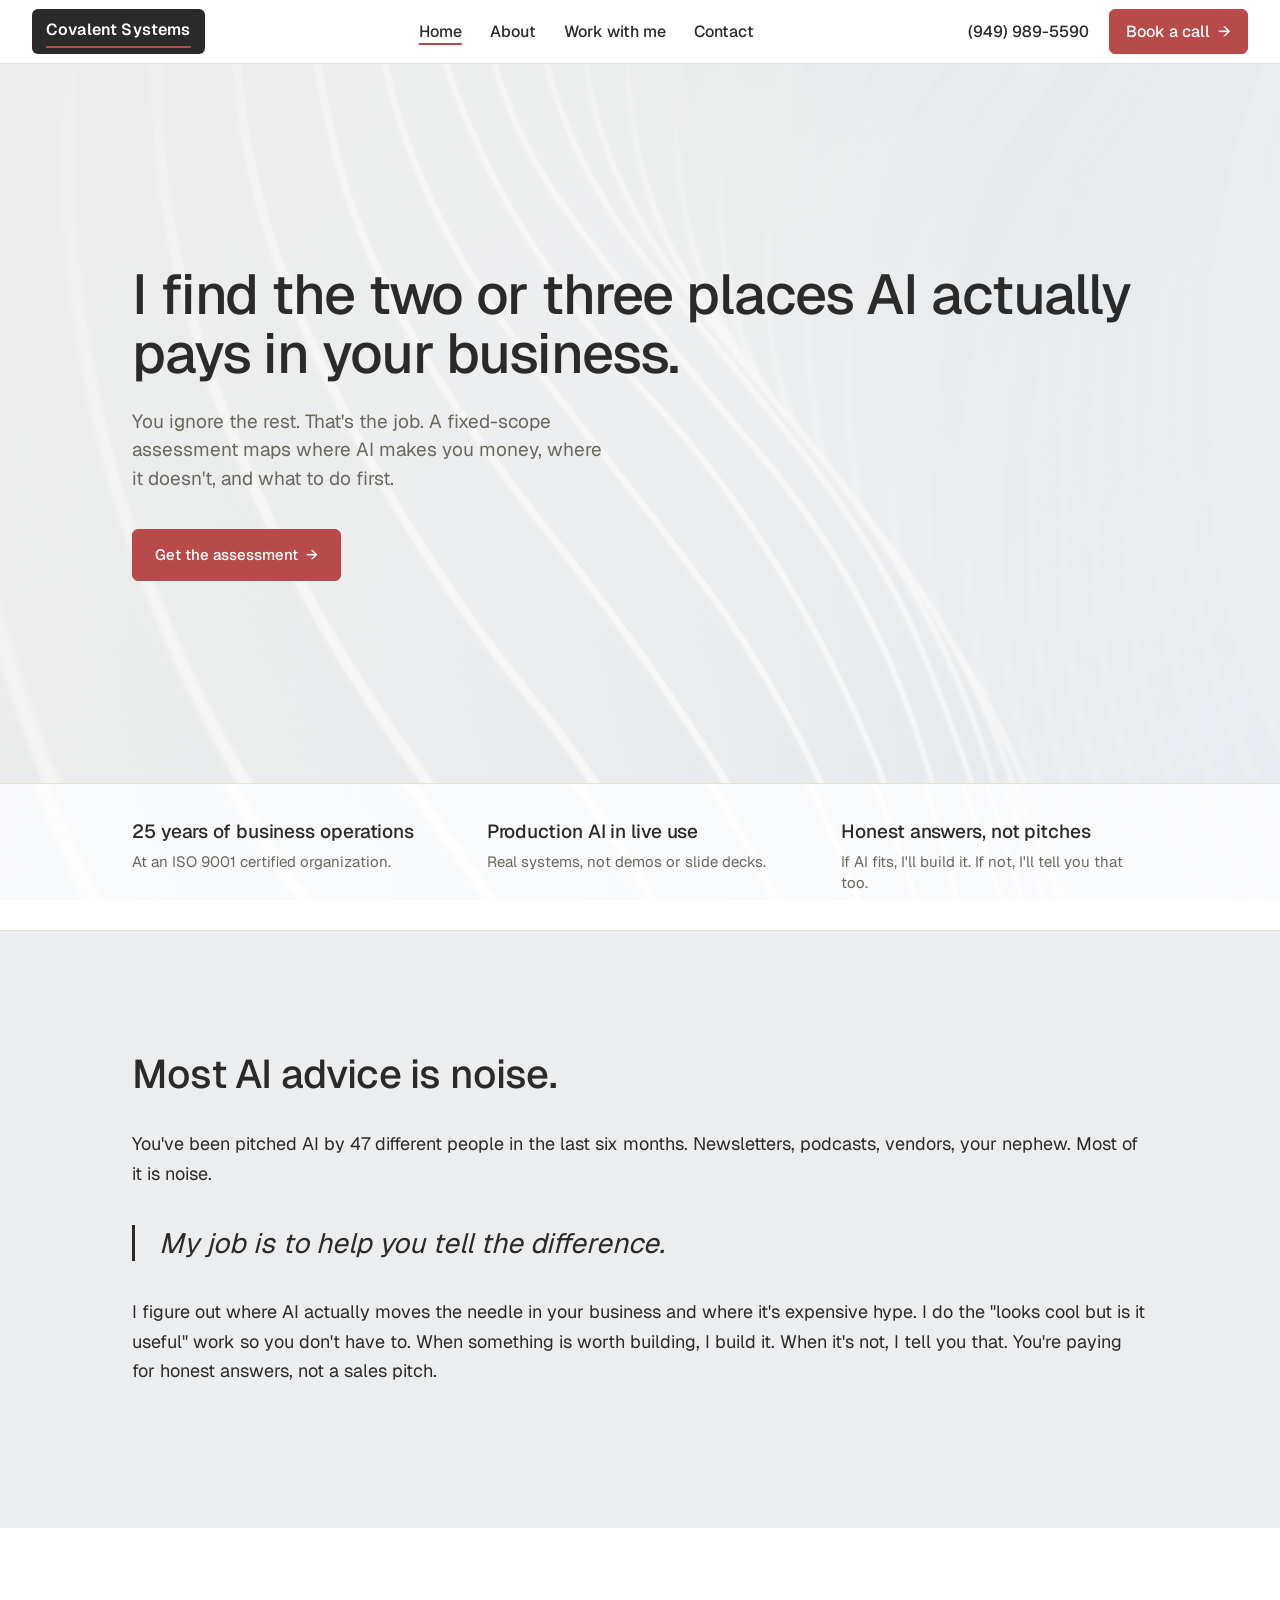
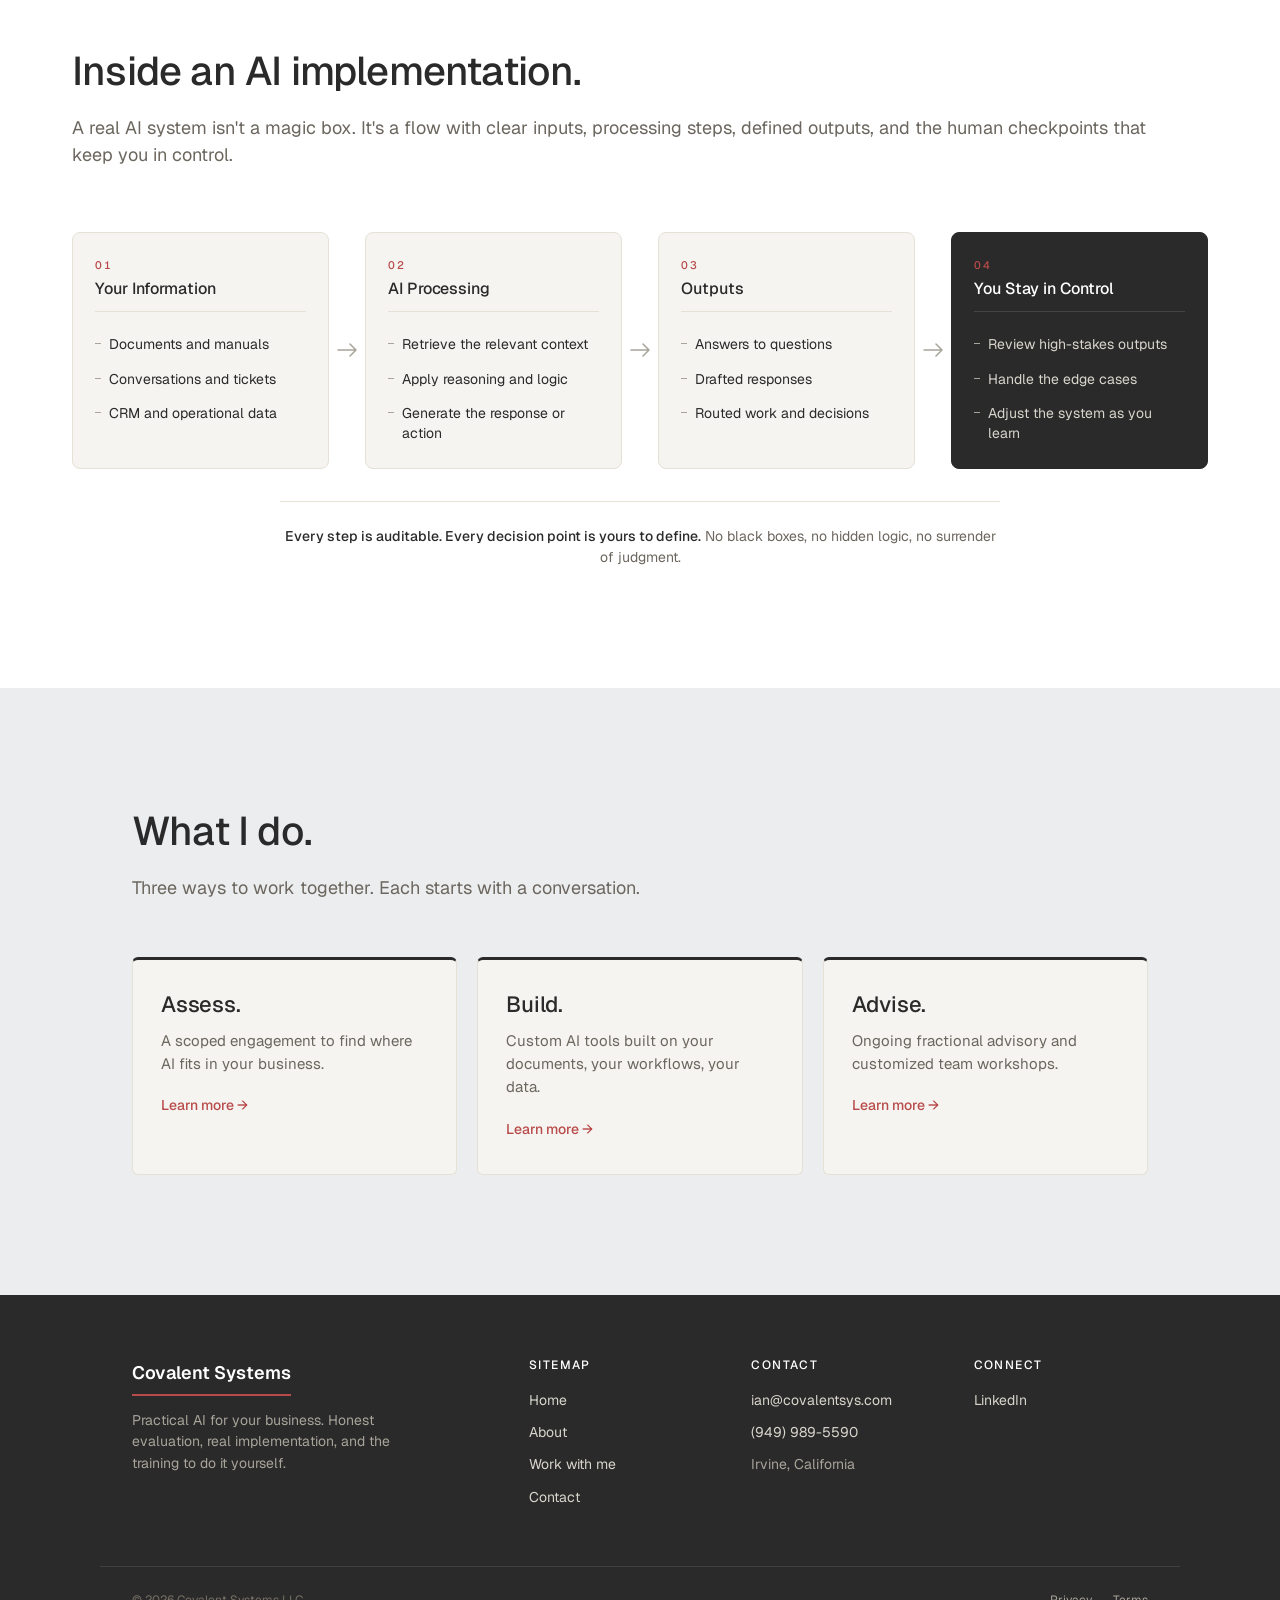
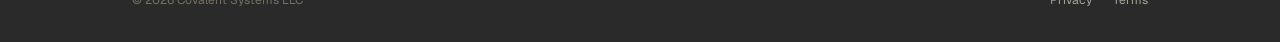
<file: index.html>
<!DOCTYPE html>
<html lang="en">
<head>
<meta charset="UTF-8">
<meta name="viewport" content="width=device-width, initial-scale=1.0">
<title>Practical AI for Your Business | Covalent Systems</title>
<meta name="description" content="Honest evaluation of where AI fits in your business. Practical implementation, no hype. Based in Irvine, California.">

<link rel="preconnect" href="https://fonts.googleapis.com">
<link rel="preconnect" href="https://fonts.gstatic.com" crossorigin>
<link rel="stylesheet" href="styles.css">
<link href="https://fonts.googleapis.com/css2?family=Geist:wght@400;500;600&display=swap" rel="stylesheet">
<link href="https://assets.calendly.com/assets/external/widget.css" rel="stylesheet">

<!-- Cloudflare Web Analytics --><script defer src='https://static.cloudflareinsights.com/beacon.min.js' data-cf-beacon='{"token": "ac67c8d0c0764ef69f0a860fcfaade2c"}'></script><!-- End Cloudflare Web Analytics -->

<script type="application/ld+json">
{
  "@context": "https://schema.org",
  "@type": "ProfessionalService",
  "name": "Covalent Systems",
  "legalName": "Covalent Systems LLC",
  "description": "Practical AI implementation for small and mid-sized businesses. Honest evaluation, real implementation, and training.",
  "url": "https://covalentsys.com",
  "telephone": "+1-949-989-5590",
  "email": "ian@covalentsys.com",
  "founder": {
    "@type": "Person",
    "name": "Ian Read"
  },
  "address": {
    "@type": "PostalAddress",
    "addressLocality": "Irvine",
    "addressRegion": "CA",
    "addressCountry": "US"
  },
  "geo": {
    "@type": "GeoCoordinates",
    "latitude": "33.6846",
    "longitude": "-117.8265"
  },
  "areaServed": [
    "Irvine",
    "Orange County",
    "Los Angeles County",
    "San Diego County",
    "Carlsbad",
    "Southern California",
    "San Francisco",
    "San Francisco Bay Area",
    "United States"
  ]
}
</script>

</head>
<body>

<!-- ===== TOP NAV ===== -->
<nav class="topnav">
  <div class="inner">
    <a href="index.html" class="wordmark">Covalent Systems</a>
    <div class="nav-links">
      <a href="index.html" class="active">Home</a>
      <a href="about.html">About</a>
      <a href="work.html">Work with me</a>
      <a href="contact.html">Contact</a>
    </div>
    <div class="nav-right">
      <a href="tel:+19499895590" class="nav-phone">(949) 989-5590</a>
      <a href="" onclick="Calendly.initPopupWidget({url: 'https://calendly.com/covalentsys/workflow-assessment?primary_color=b84a4a'});return false;" class="btn small">Book a call <span class="arrow">&rarr;</span></a>
    </div>
  </div>
</nav>

<!-- ===== HERO WITH IMAGE ===== -->
<section class="hero">
  <div class="hero-grid">
    <div>
      <h1>I find the two or three places AI actually pays in your business.</h1>
      <p class="sub">You ignore the rest. That's the job. A fixed-scope assessment maps where AI makes you money, where it doesn't, and what to do first.</p>
      <a href="work.html#assess" class="btn">Get the assessment <span class="arrow">&rarr;</span></a>
    </div>   
  </div>
</section>

<!-- ===== STATS STRIP ===== -->
<div class="stats-strip">
  <div class="stats-inner">
    <div class="stat-item">
      <div class="stat-lead">25 years of business operations</div>
      <div class="stat-label">At an ISO 9001 certified organization.</div>
    </div>
    <div class="stat-item">
      <div class="stat-lead">Production AI in live use</div>
      <div class="stat-label">Real systems, not demos or slide decks.</div>
    </div>
    <div class="stat-item">
      <div class="stat-lead">Honest answers, not pitches</div>
      <div class="stat-label">If AI fits, I'll build it. If not, I'll tell you that too.</div>
    </div>
  </div>
</div>

<!-- ===== NARRATIVE ===== -->
<section class="narrative">
  <div class="container">
    <h2>Most AI advice is noise.</h2>
    <p>You've been pitched AI by 47 different people in the last six months. Newsletters, podcasts, vendors, your nephew. Most of it is noise.</p>
    <div class="pull-quote">My job is to help you tell the difference.</div>
    <p>I figure out where AI actually moves the needle in your business and where it's expensive hype. I do the "looks cool but is it useful" work so you don't have to. When something is worth building, I build it. When it's not, I tell you that. You're paying for honest answers, not a sales pitch.</p>
  </div>
</section>

<!-- ===== FLOW DIAGRAM ===== -->
<section class="flow-section">
  <div class="container wide">
    <div class="section-head">
      <h2>Inside an AI implementation.</h2>
      <p class="lead">A real AI system isn't a magic box. It's a flow with clear inputs, processing steps, defined outputs, and the human checkpoints that keep you in control.</p>
    </div>
    <div class="flow-grid">
      <div class="flow-col">
        <div class="col-header">
          <div class="col-num">01</div>
          <div class="col-label">Your Information</div>
        </div>
        <div class="col-item">Documents and manuals</div>
        <div class="col-item">Conversations and tickets</div>
        <div class="col-item">CRM and operational data</div>
      </div>
      <div class="flow-arrow"><svg width="20" height="14" viewBox="0 0 20 14" fill="none"><path d="M1 7H19M19 7L13 1M19 7L13 13" stroke="currentColor" stroke-width="1.5" stroke-linecap="round"/></svg></div>
      <div class="flow-col">
        <div class="col-header">
          <div class="col-num">02</div>
          <div class="col-label">AI Processing</div>
        </div>
        <div class="col-item">Retrieve the relevant context</div>
        <div class="col-item">Apply reasoning and logic</div>
        <div class="col-item">Generate the response or action</div>
      </div>
      <div class="flow-arrow"><svg width="20" height="14" viewBox="0 0 20 14" fill="none"><path d="M1 7H19M19 7L13 1M19 7L13 13" stroke="currentColor" stroke-width="1.5" stroke-linecap="round"/></svg></div>
      <div class="flow-col">
        <div class="col-header">
          <div class="col-num">03</div>
          <div class="col-label">Outputs</div>
        </div>
        <div class="col-item">Answers to questions</div>
        <div class="col-item">Drafted responses</div>
        <div class="col-item">Routed work and decisions</div>
      </div>
      <div class="flow-arrow"><svg width="20" height="14" viewBox="0 0 20 14" fill="none"><path d="M1 7H19M19 7L13 1M19 7L13 13" stroke="currentColor" stroke-width="1.5" stroke-linecap="round"/></svg></div>
      <div class="flow-col human">
        <div class="col-header">
          <div class="col-num">04</div>
          <div class="col-label">You Stay in Control</div>
        </div>
        <div class="col-item">Review high-stakes outputs</div>
        <div class="col-item">Handle the edge cases</div>
        <div class="col-item">Adjust the system as you learn</div>
      </div>
    </div>
    <p class="flow-footer"><strong>Every step is auditable. Every decision point is yours to define.</strong> No black boxes, no hidden logic, no surrender of judgment.</p>
  </div>
</section>

<!-- ===== BRIDGE TO INNER PAGES ===== -->
<section class="bridge">
  <div class="container">
    <div class="section-head">
      <h2>What I do.</h2>
      <p class="lead">Three ways to work together. Each starts with a conversation.</p>
    </div>
    <div class="bridge-grid">
      <a href="work.html#assess" class="bridge-card">
        <h3>Assess.</h3>
        <p>A scoped engagement to find where AI fits in your business.</p>
        <span class="bridge-link">Learn more &rarr;</span>
      </a>
      <a href="work.html#build" class="bridge-card">
        <h3>Build.</h3>
        <p>Custom AI tools built on your documents, your workflows, your data.</p>
        <span class="bridge-link">Learn more &rarr;</span>
      </a>
      <a href="work.html#advise" class="bridge-card">
        <h3>Advise.</h3>
        <p>Ongoing fractional advisory and customized team workshops.</p>
        <span class="bridge-link">Learn more &rarr;</span>
      </a>
    </div>
  </div>
</section>

<!-- ===== FOOTER ===== -->
<footer>
  <div class="footer-grid">
    <div class="footer-brand">
      <div class="wordmark-foot">Covalent Systems</div>
      <p>Practical AI for your business. Honest evaluation, real implementation, and the training to do it yourself.</p>
    </div>
    <div class="footer-col">
      <h4>Sitemap</h4>
      <ul>
        <li><a href="index.html">Home</a></li>
        <li><a href="about.html">About</a></li>
        <li><a href="work.html">Work with me</a></li>
        <li><a href="contact.html">Contact</a></li>
      </ul>
    </div>
    <div class="footer-col">
      <h4>Contact</h4>
      <ul>
        <li><a href="mailto:ian@covalentsys.com">ian@covalentsys.com</a></li>
        <li><a href="tel:+19499895590">(949) 989-5590</a></li>
        <li style="color: #a8a49a;">Irvine, California</li>
      </ul>
    </div>
    <div class="footer-col">
      <h4>Connect</h4>
      <ul>
        <li><a href="https://www.linkedin.com/in/iancovalentsys/" target="_blank" rel="noopener noreferrer">LinkedIn</a></li>
      </ul>
    </div>
  </div>
  <div class="footer-bottom">
    <div>&copy; 2026 Covalent Systems LLC</div>
    <div class="legal">
      <a href="privacy-policy.html">Privacy</a>
      <a href="terms.html">Terms</a>
    </div>
  </div>
</footer>

<script src="https://assets.calendly.com/assets/external/widget.js" type="text/javascript" async></script>

<script>
  document.addEventListener('DOMContentLoaded', function() {
    const form = document.getElementById('contact-form');
    if (!form) return;

    const button = form.querySelector('button[type="submit"]');
    const messageEl = document.getElementById('form-message');
    const originalButtonHTML = button.innerHTML;

    function showSuccess() {
      form.querySelectorAll('.field, .hp-field, button').forEach(el => {
        el.style.display = 'none';
      });
      messageEl.className = 'form-message success';
      messageEl.textContent = "Thanks, I'll get back to you within 24 hours.";
    }

    function showError(text) {
      messageEl.className = 'form-message error';
      messageEl.textContent = text;
    }

    form.addEventListener('submit', async function(e) {
      e.preventDefault();

      // Honeypot check: silent success if filled
      if (form.querySelector('input[name="website"]').value) {
        showSuccess();
        return;
      }

      const firstName = form.firstName.value.trim();
      const lastName = form.lastName.value.trim();
      const email = form.email.value.trim();
      const message = form.message.value.trim();

      if (!firstName || !lastName || !email || !message) {
        showError('Please fill in all fields.');
        return;
      }
      if (!/^[^\s@]+@[^\s@]+\.[^\s@]+$/.test(email)) {
        showError('Please enter a valid email address.');
        return;
      }

      button.disabled = true;
      button.textContent = 'Sending...';
      messageEl.className = 'form-message';
      messageEl.textContent = '';

      try {
        const response = await fetch('https://ircem.app.n8n.cloud/webhook/contact-form', {
          method: 'POST',
          headers: { 'Content-Type': 'application/json' },
          body: JSON.stringify({ firstName, lastName, email, message })
        });

        if (!response.ok) throw new Error('Network response was not ok');

        showSuccess();
      } catch (err) {
        showError('Something went wrong. Please try again or email me directly.');
        button.disabled = false;
        button.innerHTML = originalButtonHTML;
      }
    });
  });
  </script>
  
</body>
</html>
</file>
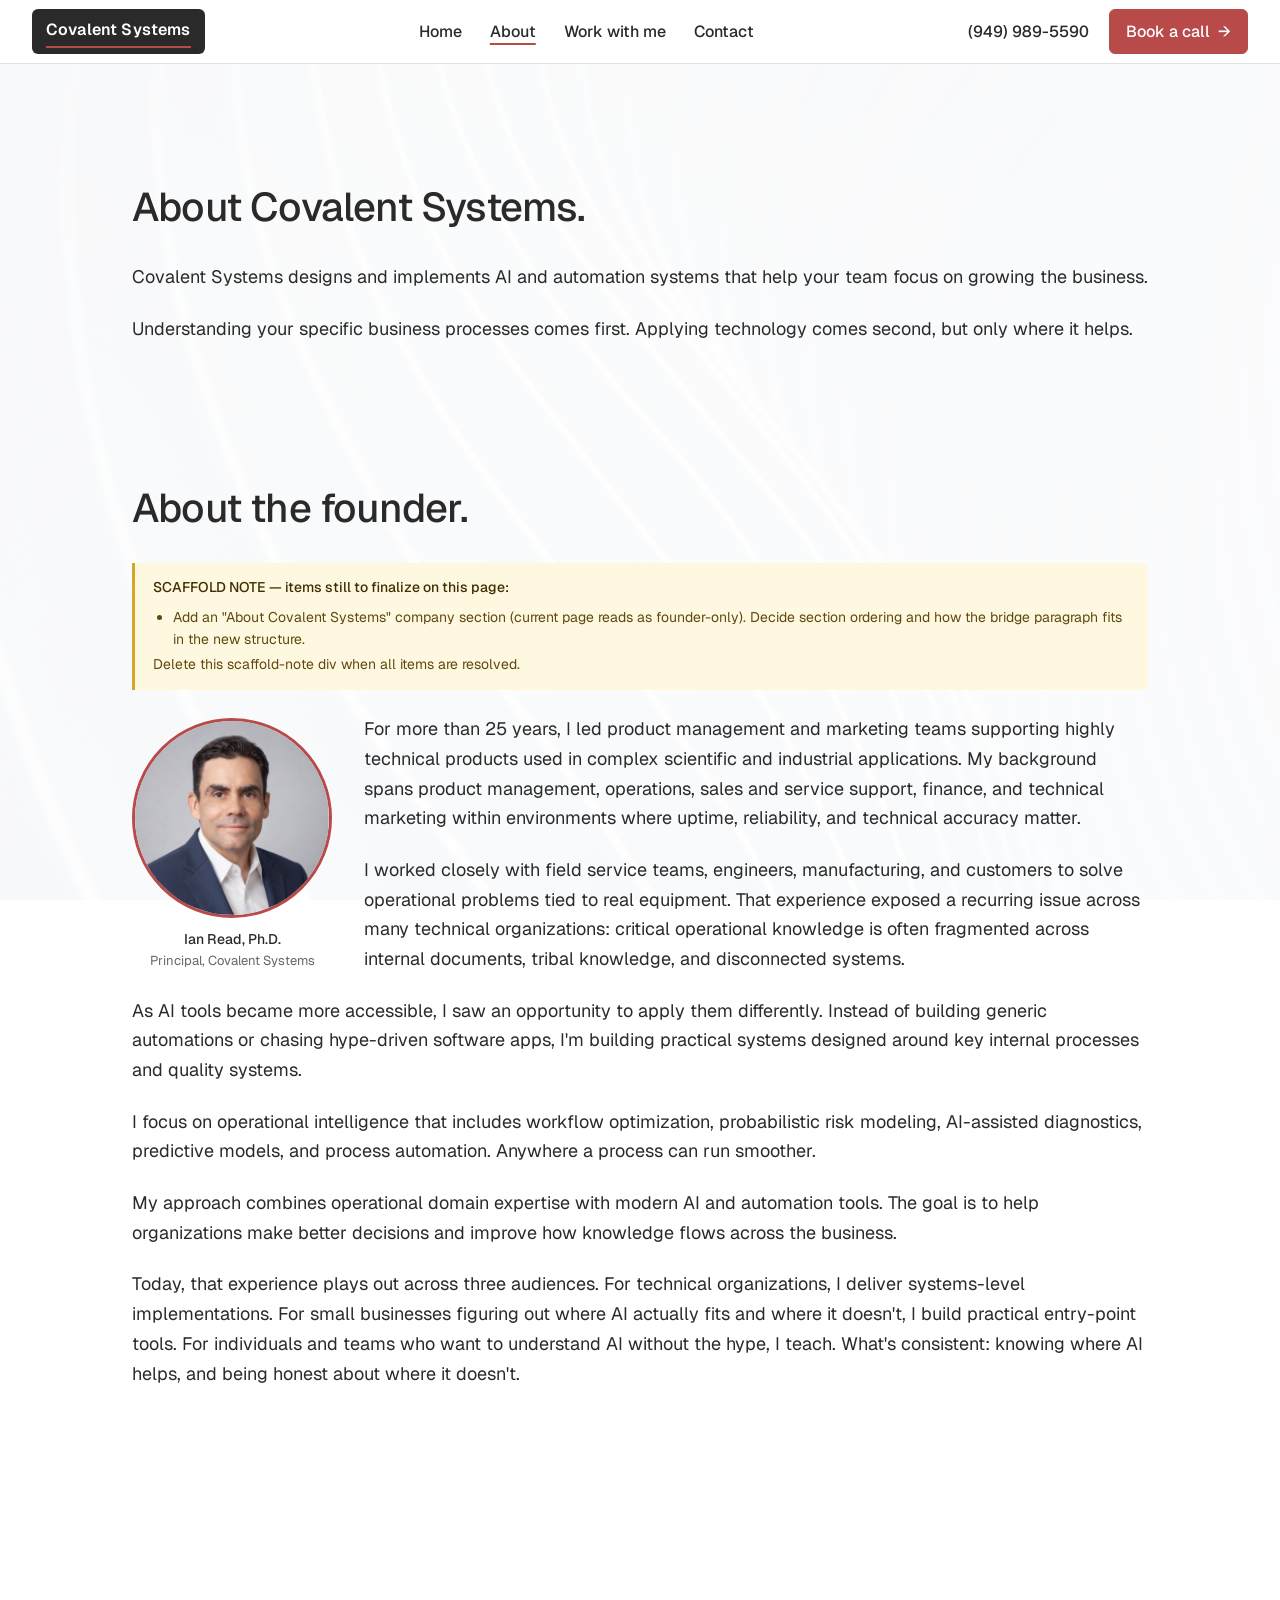
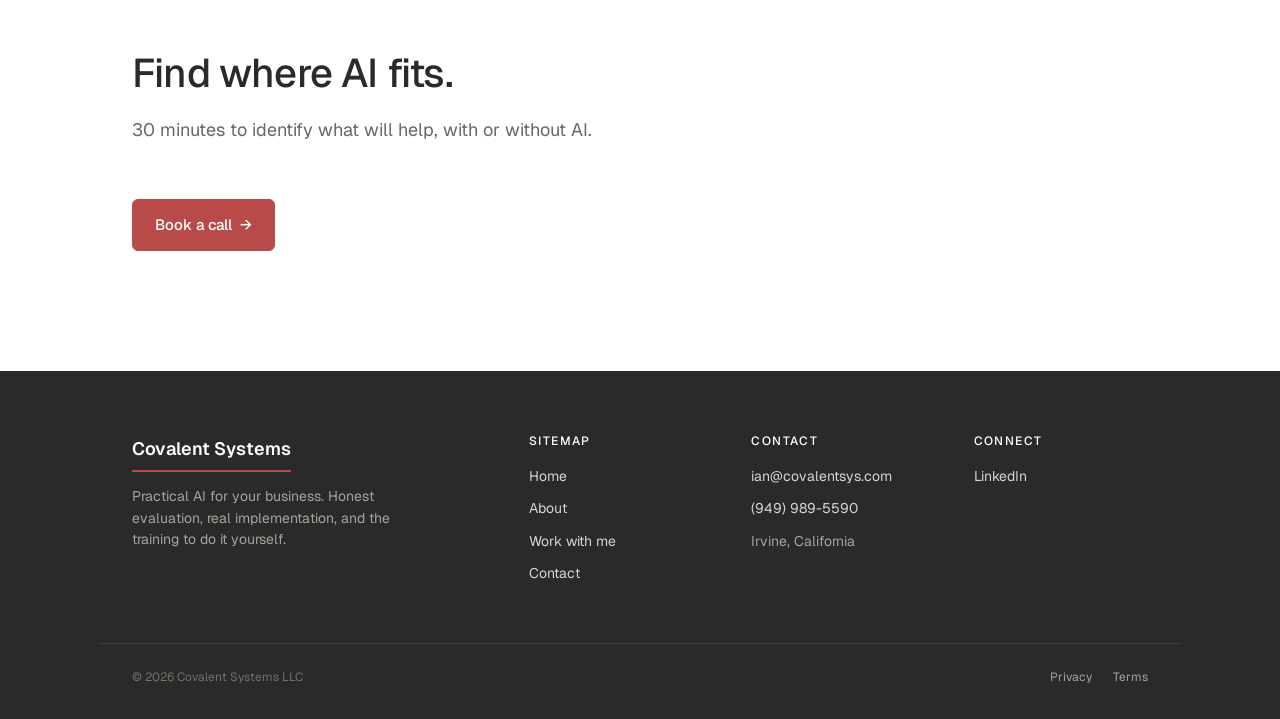
<file: about.html>
<!DOCTYPE html>
<html lang="en">
<head>
<meta charset="UTF-8">
<meta name="viewport" content="width=device-width, initial-scale=1.0">
<title>About | Covalent Systems</title>
<meta name="description" content="Ian Read, founder of Covalent Systems. 25 years in technical product management and marketing, applied to practical AI implementation.">

<link rel="preconnect" href="https://fonts.googleapis.com">
<link rel="preconnect" href="https://fonts.gstatic.com" crossorigin>
<link rel="stylesheet" href="styles.css">
<link href="https://fonts.googleapis.com/css2?family=Geist:wght@400;500;600&display=swap" rel="stylesheet">
<link href="https://assets.calendly.com/assets/external/widget.css" rel="stylesheet">

<!-- Cloudflare Web Analytics --><script defer src='https://static.cloudflareinsights.com/beacon.min.js' data-cf-beacon='{"token": "ac67c8d0c0764ef69f0a860fcfaade2c"}'></script><!-- End Cloudflare Web Analytics -->

<script type="application/ld+json">
{
  "@context": "https://schema.org",
  "@type": "ProfessionalService",
  "name": "Covalent Systems",
  "legalName": "Covalent Systems LLC",
  "description": "Practical AI implementation for small and mid-sized businesses. Honest evaluation, real implementation, and training.",
  "url": "https://covalentsys.com",
  "telephone": "+1-949-989-5590",
  "email": "ian@covalentsys.com",
  "founder": {
    "@type": "Person",
    "name": "Ian Read"
  },
  "address": {
    "@type": "PostalAddress",
    "addressLocality": "Irvine",
    "addressRegion": "CA",
    "addressCountry": "US"
  },
  "geo": {
    "@type": "GeoCoordinates",
    "latitude": "33.6846",
    "longitude": "-117.8265"
  },
  "areaServed": [
    "Irvine",
    "Orange County",
    "Los Angeles County",
    "San Diego County",
    "Carlsbad",
    "Southern California",
    "San Francisco",
    "San Francisco Bay Area",
    "United States"
  ]
}
</script>

</head>
<body class="inner-page">

<!-- ===== TOP NAV ===== -->
<nav class="topnav">
  <div class="inner">
    <a href="index.html" class="wordmark">Covalent Systems</a>
    <div class="nav-links">
      <a href="index.html">Home</a>
      <a href="about.html" class="active">About</a>
      <a href="work.html">Work with me</a>
      <a href="contact.html">Contact</a>
    </div>
    <div class="nav-right">
      <a href="tel:+19499895590" class="nav-phone">(949) 989-5590</a>
      <a href="" onclick="Calendly.initPopupWidget({url: 'https://calendly.com/covalentsys/workflow-assessment?primary_color=b84a4a'});return false;" class="btn small">Book a call <span class="arrow">&rarr;</span></a>
    </div>
  </div>
</nav>

<!-- ===== ABOUT COVALENT SYSTEMS ===== -->
<section class="narrative">
  <div class="container">
    <h2>About Covalent Systems.</h2>
    <p>Covalent Systems designs and implements AI and automation systems that help your team focus on growing the business.</p>
    <p>Understanding your specific business processes comes first. Applying technology comes second, but only where it helps.</p>
  </div>
</section>
  
<!-- ===== ABOUT THE FOUNDER ===== -->
<section class="narrative">
  <div class="container">
     <h2>About the founder.</h2>
    

    <div class="scaffold-note">
      
      <strong>SCAFFOLD NOTE — items still to finalize on this page:</strong>
      <ul>
        <li>Add an "About Covalent Systems" company section (current page reads as founder-only). Decide section ordering and how the bridge paragraph fits in the new structure.</li>
      </ul>
      Delete this scaffold-note div when all items are resolved.
    </div>

    <figure class="bio-photo">
      <img src="images/ian-read_headshot.jpg" alt="Ian Read, founder of Covalent Systems">
      <figcaption>
        <strong>Ian Read, Ph.D.</strong>
        <span>Principal, Covalent Systems</span>
      </figcaption>
    </figure>
    
    <p>For more than 25 years, I led product management and marketing teams supporting highly technical products used in complex scientific and industrial applications. My background spans product management, operations, sales and service support, finance, and technical marketing within environments where uptime, reliability, and technical accuracy matter.</p>

    <p>I worked closely with field service teams, engineers, manufacturing, and customers to solve operational problems tied to real equipment. That experience exposed a recurring issue across many technical organizations: critical operational knowledge is often fragmented across internal documents, tribal knowledge, and disconnected systems.</p>

    <p>As AI tools became more accessible, I saw an opportunity to apply them differently. Instead of building generic automations or chasing hype-driven software apps, I'm building practical systems designed around key internal processes and quality systems.</p>

    <p>I focus on operational intelligence that includes workflow optimization, probabilistic risk modeling, AI-assisted diagnostics, predictive models, and process automation. Anywhere a process can run smoother.</p>

    <p>My approach combines operational domain expertise with modern AI and automation tools. The goal is to help organizations make better decisions and improve how knowledge flows across the business.</p>

    <p>Today, that experience plays out across three audiences. For technical organizations, I deliver systems-level implementations. For small businesses figuring out where AI actually fits and where it doesn't, I build practical entry-point tools. For individuals and teams who want to understand AI without the hype, I teach. What's consistent: knowing where AI helps, and being honest about where it doesn't.</p>

  </div>
</section>

<!-- ===== CTA ===== -->
<section class="contact">
  <div class="container">
    <div class="section-head">
      <h2>Find where AI fits.</h2>
      <p class="lead">30 minutes to identify what will help, with or without AI.</p>
    </div>

    <a href="" onclick="Calendly.initPopupWidget({url: 'https://calendly.com/covalentsys/workflow-assessment/where-ai-fits?primary_color=b84a4a'});return false;" class="btn">Book a call <span class="arrow">&rarr;</span></a>
  </div>
</section>

<!-- ===== FOOTER ===== -->
<footer>
  <div class="footer-grid">
    <div class="footer-brand">
      <div class="wordmark-foot">Covalent Systems</div>
      <p>Practical AI for your business. Honest evaluation, real implementation, and the training to do it yourself.</p>
    </div>
    <div class="footer-col">
      <h4>Sitemap</h4>
      <ul>
        <li><a href="index.html">Home</a></li>
        <li><a href="about.html">About</a></li>
        <li><a href="work.html">Work with me</a></li>
        <li><a href="contact.html">Contact</a></li>
      </ul>
    </div>
    <div class="footer-col">
      <h4>Contact</h4>
      <ul>
        <li><a href="mailto:ian@covalentsys.com">ian@covalentsys.com</a></li>
        <li><a href="tel:+19499895590">(949) 989-5590</a></li>
        <li style="color: #a8a49a;">Irvine, California</li>
      </ul>
    </div>
    <div class="footer-col">
      <h4>Connect</h4>
      <ul>
        <li><a href="https://www.linkedin.com/in/iancovalentsys/" target="_blank" rel="noopener noreferrer">LinkedIn</a></li>
      </ul>
    </div>
  </div>
  <div class="footer-bottom">
    <div>&copy; 2026 Covalent Systems LLC</div>
    <div class="legal">
      <a href="privacy-policy.html">Privacy</a>
      <a href="terms.html">Terms</a>
    </div>
  </div>
</footer>

<script src="https://assets.calendly.com/assets/external/widget.js" type="text/javascript" async></script>

</body>
</html>
</file>
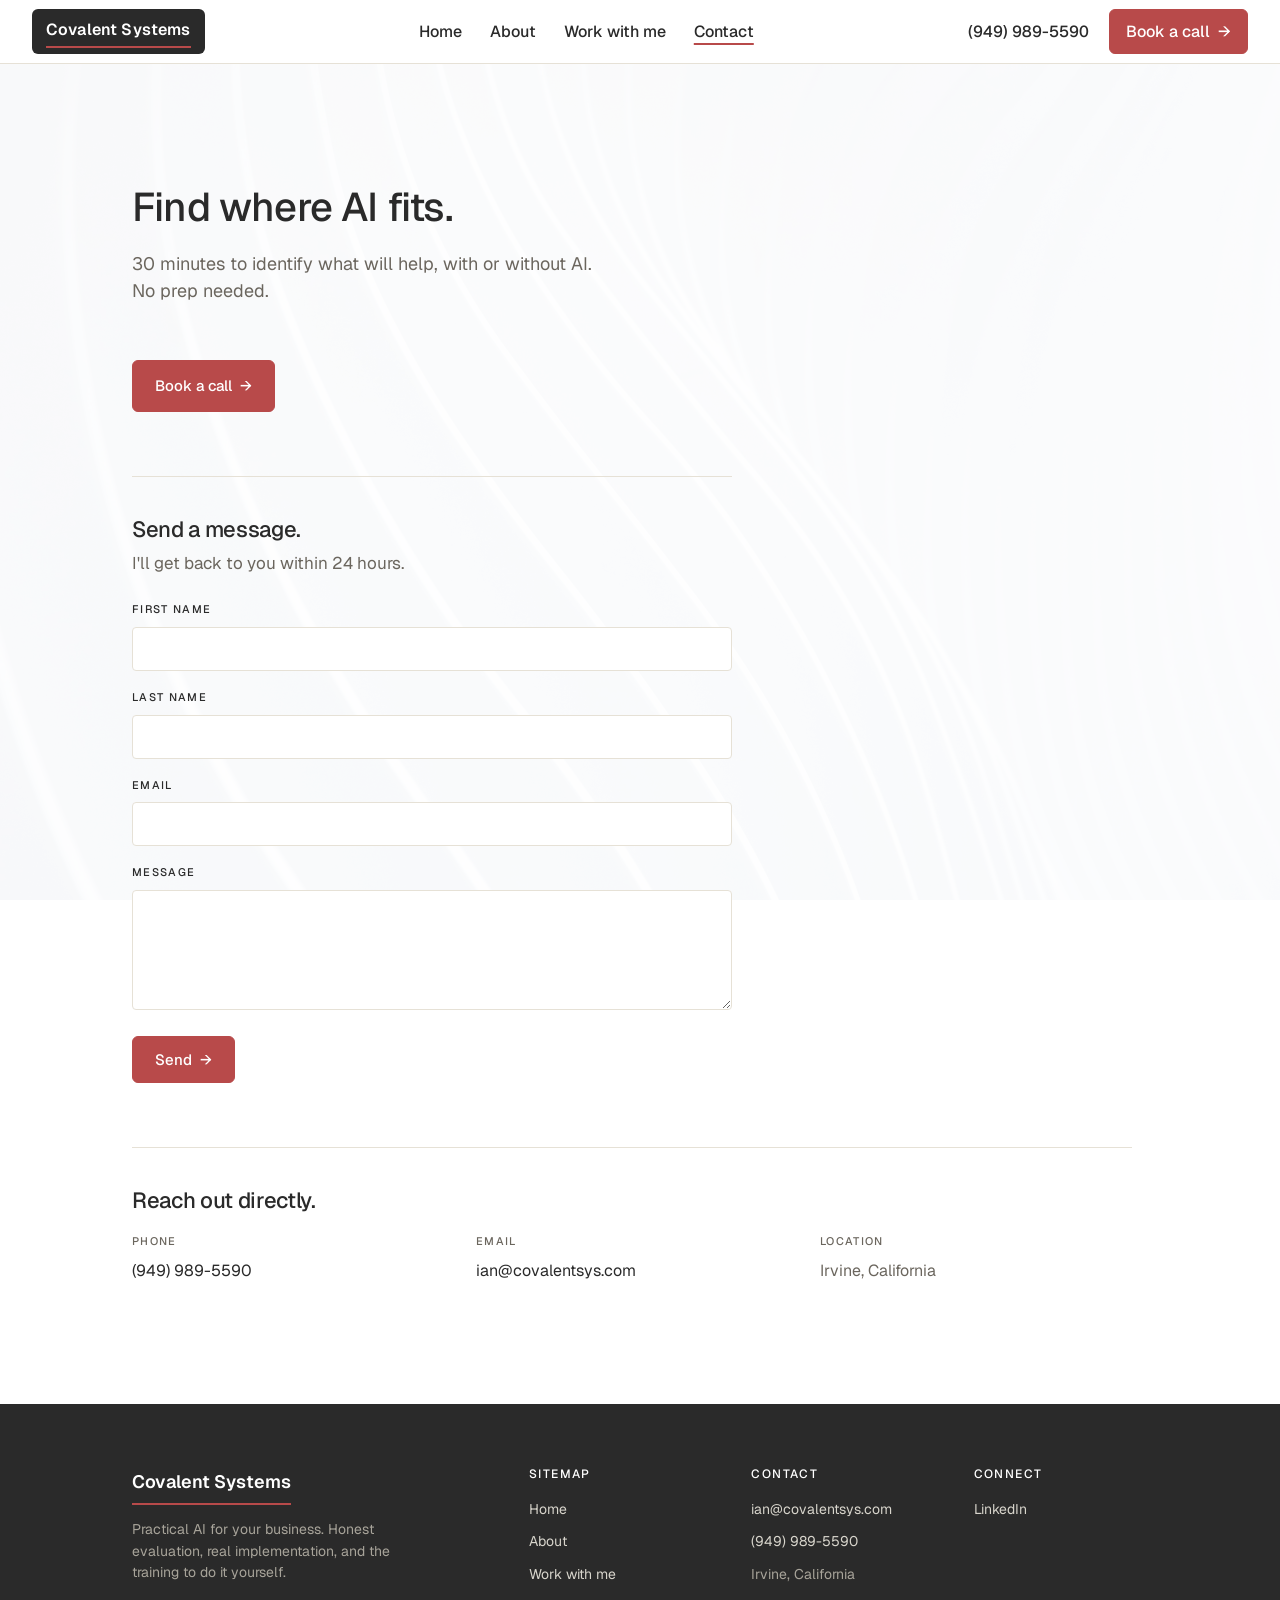
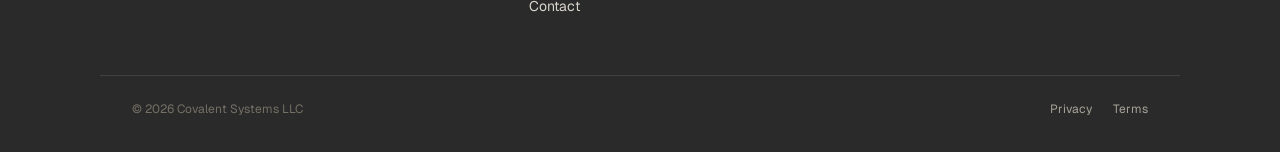
<file: contact.html>
<!DOCTYPE html>
<html lang="en">
<head>
<meta charset="UTF-8">
<meta name="viewport" content="width=device-width, initial-scale=1.0">
<title>Contact | Covalent Systems</title>
<meta name="description" content="Get in touch with Covalent Systems. Book a 30-minute call, send a message, or reach out directly. Based in Irvine, California.">

<link rel="preconnect" href="https://fonts.googleapis.com">
<link rel="preconnect" href="https://fonts.gstatic.com" crossorigin>
<link rel="stylesheet" href="styles.css">
<link href="https://fonts.googleapis.com/css2?family=Geist:wght@400;500;600&display=swap" rel="stylesheet">
<link href="https://assets.calendly.com/assets/external/widget.css" rel="stylesheet">

<!-- Cloudflare Web Analytics --><script defer src='https://static.cloudflareinsights.com/beacon.min.js' data-cf-beacon='{"token": "ac67c8d0c0764ef69f0a860fcfaade2c"}'></script><!-- End Cloudflare Web Analytics -->

<script type="application/ld+json">
{
  "@context": "https://schema.org",
  "@type": "ProfessionalService",
  "name": "Covalent Systems",
  "legalName": "Covalent Systems LLC",
  "description": "Practical AI implementation for small and mid-sized businesses. Honest evaluation, real implementation, and training.",
  "url": "https://covalentsys.com",
  "telephone": "+1-949-989-5590",
  "email": "ian@covalentsys.com",
  "founder": {
    "@type": "Person",
    "name": "Ian Read"
  },
  "address": {
    "@type": "PostalAddress",
    "addressLocality": "Irvine",
    "addressRegion": "CA",
    "addressCountry": "US"
  },
  "geo": {
    "@type": "GeoCoordinates",
    "latitude": "33.6846",
    "longitude": "-117.8265"
  },
  "areaServed": [
    "Irvine",
    "Orange County",
    "Los Angeles County",
    "San Diego County",
    "Carlsbad",
    "Southern California",
    "San Francisco",
    "San Francisco Bay Area",
    "United States"
  ]
}
</script>

</head>
<body class="inner-page">

<!-- ===== TOP NAV ===== -->
<nav class="topnav">
  <div class="inner">
    <a href="index.html" class="wordmark">Covalent Systems</a>
    <div class="nav-links">
      <a href="index.html">Home</a>
      <a href="about.html">About</a>
      <a href="work.html">Work with me</a>
      <a href="contact.html" class="active">Contact</a>
    </div>
    <div class="nav-right">
      <a href="tel:+19499895590" class="nav-phone">(949) 989-5590</a>
      <a href="" onclick="Calendly.initPopupWidget({url: 'https://calendly.com/covalentsys/workflow-assessment?primary_color=b84a4a'});return false;" class="btn small">Book a call <span class="arrow">&rarr;</span></a>
    </div>
  </div>
</nav>

<!-- ===== CONTACT ===== -->
<section class="contact">
  <div class="container">

    <!-- PRIMARY CTA -->
    <div class="section-head">
      <h2>Find where AI fits.</h2>
      <p class="lead">30 minutes to identify what will help, with or without AI.</p>
      <p class="lead">No prep needed.</p>
    </div>

    <a href="" onclick="Calendly.initPopupWidget({url: 'https://calendly.com/covalentsys/workflow-assessment/where-ai-fits?primary_color=b84a4a'});return false;" class="btn">Book a call <span class="arrow">&rarr;</span></a>

    <!-- SECONDARY: form de-emphasized -->
    <div style="margin-top: 64px; padding-top: 40px; border-top: 1px solid var(--border); max-width: 600px;">
      <h3 style="font-size: 22px; font-weight: 500; margin-bottom: 8px;">Send a message.</h3>
      <p style="color: var(--text-secondary); margin-bottom: 24px;">I'll get back to you within 24 hours.</p>
      <form id="contact-form" novalidate>
        <div class="field">
          <label for="firstName">First Name</label>
          <input type="text" id="firstName" name="firstName" required>
        </div>
        <div class="field">
          <label for="lastName">Last Name</label>
          <input type="text" id="lastName" name="lastName" required>
        </div>
        <div class="field">
          <label for="email">Email</label>
          <input type="email" id="email" name="email" required>
        </div>
        <div class="field">
          <label for="message">Message</label>
          <textarea id="message" name="message" required></textarea>
        </div>
        <div class="hp-field" aria-hidden="true">
          <label for="website">Website</label>
          <input type="text" id="website" name="website" tabindex="-1" autocomplete="off">
        </div>
        <button type="submit" class="btn">Send <span class="arrow">&rarr;</span></button>
        <div id="form-message" class="form-message" role="status" aria-live="polite"></div>
      </form>
    </div>

    <!-- TERTIARY: DIRECT CONTACT -->
    <div style="margin-top: 64px; padding-top: 40px; border-top: 1px solid var(--border); max-width: 1000px;">
      <h3 style="font-size: 22px; font-weight: 500; margin-bottom: 20px;">Reach out directly.</h3>
      <div style="display: grid; grid-template-columns: repeat(3, 1fr); gap: 32px;">
        <div>
          <div style="font-size: 11px; font-weight: 500; letter-spacing: 0.12em; text-transform: uppercase; color: var(--text-secondary); margin-bottom: 6px;">Phone</div>
          <a href="tel:+19499895590" style="color: var(--charcoal); font-size: 16px;">(949) 989-5590</a>
        </div>
        <div>
          <div style="font-size: 11px; font-weight: 500; letter-spacing: 0.12em; text-transform: uppercase; color: var(--text-secondary); margin-bottom: 6px;">Email</div>
          <a href="mailto:ian@covalentsys.com" style="color: var(--charcoal); font-size: 16px;">ian@covalentsys.com</a>
        </div>
        <div>
          <div style="font-size: 11px; font-weight: 500; letter-spacing: 0.12em; text-transform: uppercase; color: var(--text-secondary); margin-bottom: 6px;">Location</div>
          <span style="color: var(--text-secondary); font-size: 16px;">Irvine, California</span>
        </div>
      </div>
    </div>

  </div>
</section>

<!-- ===== FOOTER ===== -->
<footer>
  <div class="footer-grid">
    <div class="footer-brand">
      <div class="wordmark-foot">Covalent Systems</div>
      <p>Practical AI for your business. Honest evaluation, real implementation, and the training to do it yourself.</p>
    </div>
    <div class="footer-col">
      <h4>Sitemap</h4>
      <ul>
        <li><a href="index.html">Home</a></li>
        <li><a href="about.html">About</a></li>
        <li><a href="work.html">Work with me</a></li>
        <li><a href="contact.html">Contact</a></li>
      </ul>
    </div>
    <div class="footer-col">
      <h4>Contact</h4>
      <ul>
        <li><a href="mailto:ian@covalentsys.com">ian@covalentsys.com</a></li>
        <li><a href="tel:+19499895590">(949) 989-5590</a></li>
        <li style="color: #a8a49a;">Irvine, California</li>
      </ul>
    </div>
    <div class="footer-col">
      <h4>Connect</h4>
      <ul>
        <li><a href="https://www.linkedin.com/in/iancovalentsys/" target="_blank" rel="noopener noreferrer">LinkedIn</a></li>
      </ul>
    </div>
  </div>
  <div class="footer-bottom">
    <div>&copy; 2026 Covalent Systems LLC</div>
    <div class="legal">
      <a href="privacy-policy.html">Privacy</a>
      <a href="terms.html">Terms</a>
    </div>
  </div>
</footer>

<script src="https://assets.calendly.com/assets/external/widget.js" type="text/javascript" async></script>

<script>
  document.addEventListener('DOMContentLoaded', function() {
    const form = document.getElementById('contact-form');
    if (!form) return;

    const button = form.querySelector('button[type="submit"]');
    const messageEl = document.getElementById('form-message');
    const originalButtonHTML = button.innerHTML;

    function showSuccess() {
      form.querySelectorAll('.field, .hp-field, button').forEach(el => {
        el.style.display = 'none';
      });
      messageEl.className = 'form-message success';
      messageEl.textContent = "Thanks, I'll get back to you within 24 hours.";
    }

    function showError(text) {
      messageEl.className = 'form-message error';
      messageEl.textContent = text;
    }

    form.addEventListener('submit', async function(e) {
      e.preventDefault();

      // Honeypot check: silent success if filled
      if (form.querySelector('input[name="website"]').value) {
        showSuccess();
        return;
      }

      const firstName = form.firstName.value.trim();
      const lastName = form.lastName.value.trim();
      const email = form.email.value.trim();
      const message = form.message.value.trim();

      if (!firstName || !lastName || !email || !message) {
        showError('Please fill in all fields.');
        return;
      }
      if (!/^[^\s@]+@[^\s@]+\.[^\s@]+$/.test(email)) {
        showError('Please enter a valid email address.');
        return;
      }

      button.disabled = true;
      button.textContent = 'Sending...';
      messageEl.className = 'form-message';
      messageEl.textContent = '';

      try {
        const response = await fetch('https://ircem.app.n8n.cloud/webhook/contact-form', {
          method: 'POST',
          headers: { 'Content-Type': 'application/json' },
          body: JSON.stringify({ firstName, lastName, email, message })
        });

        if (!response.ok) throw new Error('Network response was not ok');

        showSuccess();
      } catch (err) {
        showError('Something went wrong. Please try again or email me directly.');
        button.disabled = false;
        button.innerHTML = originalButtonHTML;
      }
    });
  });
</script>

</body>
</html>
</file>
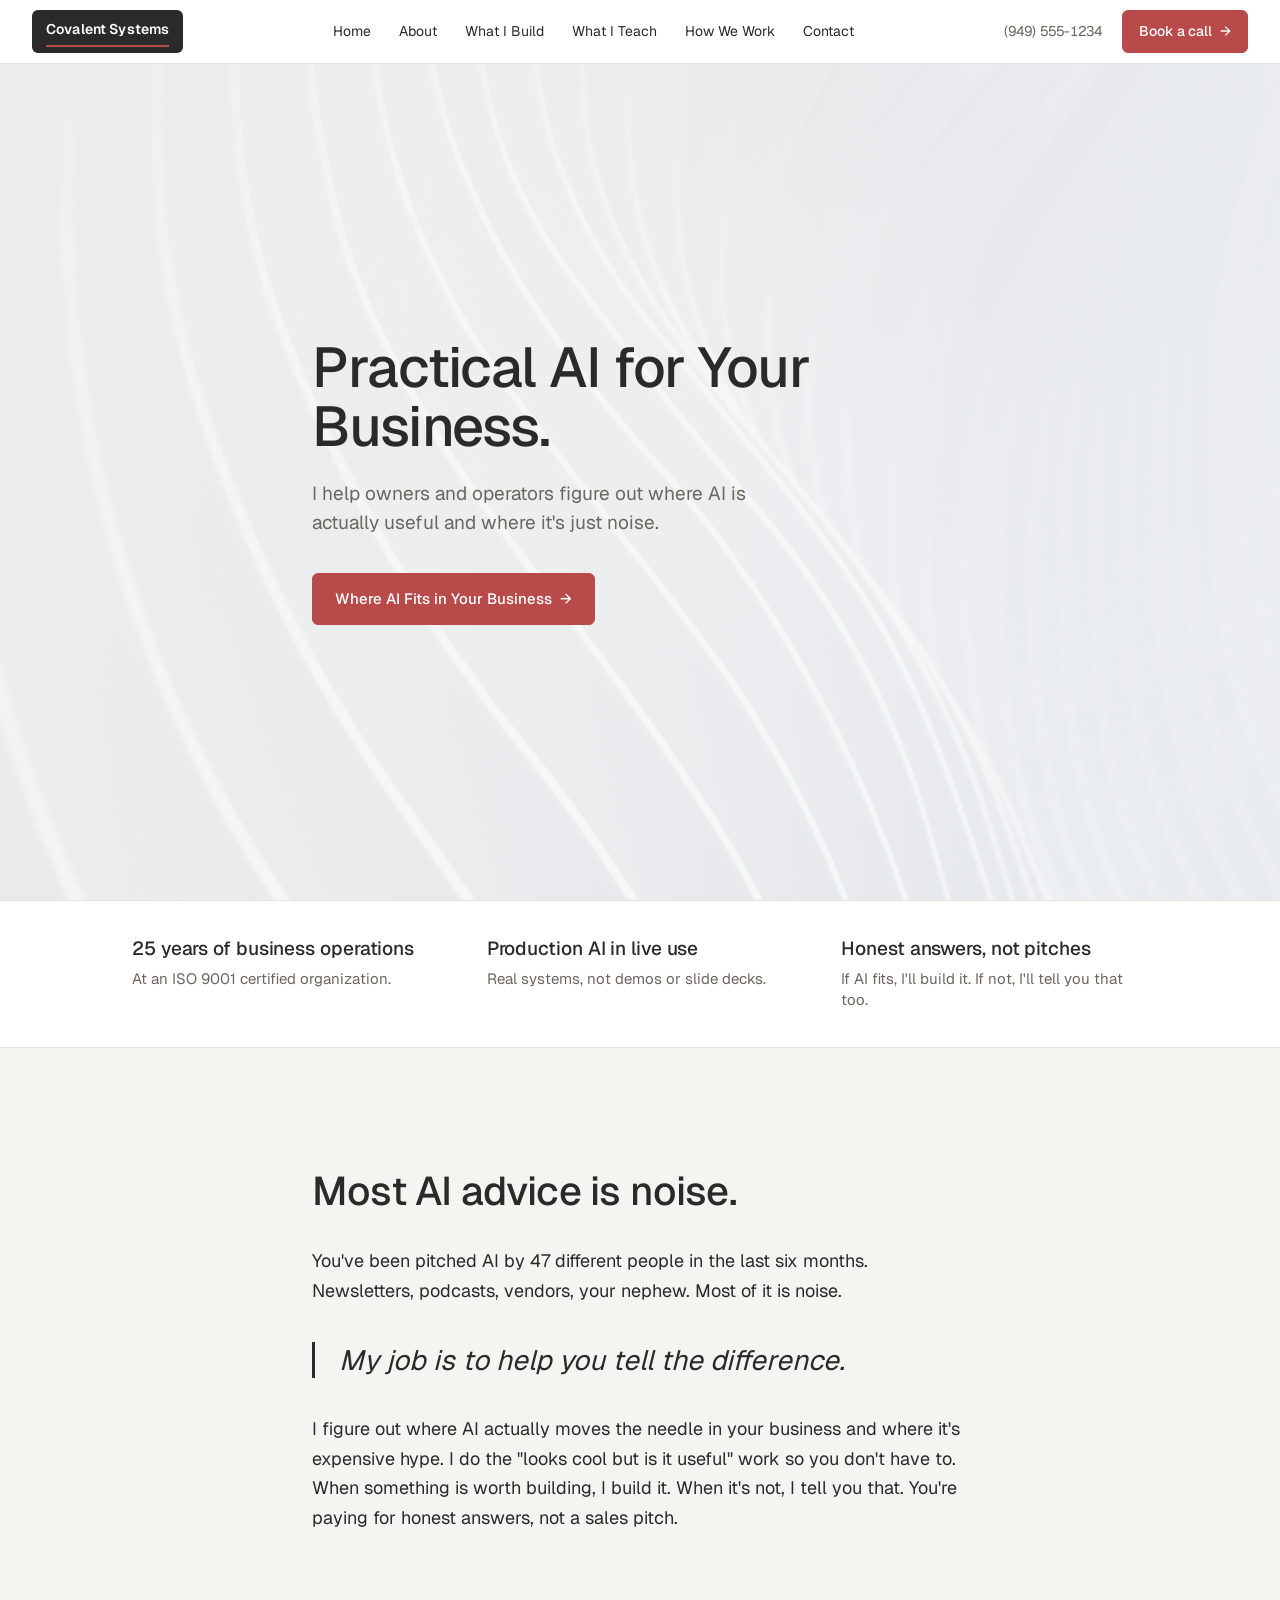
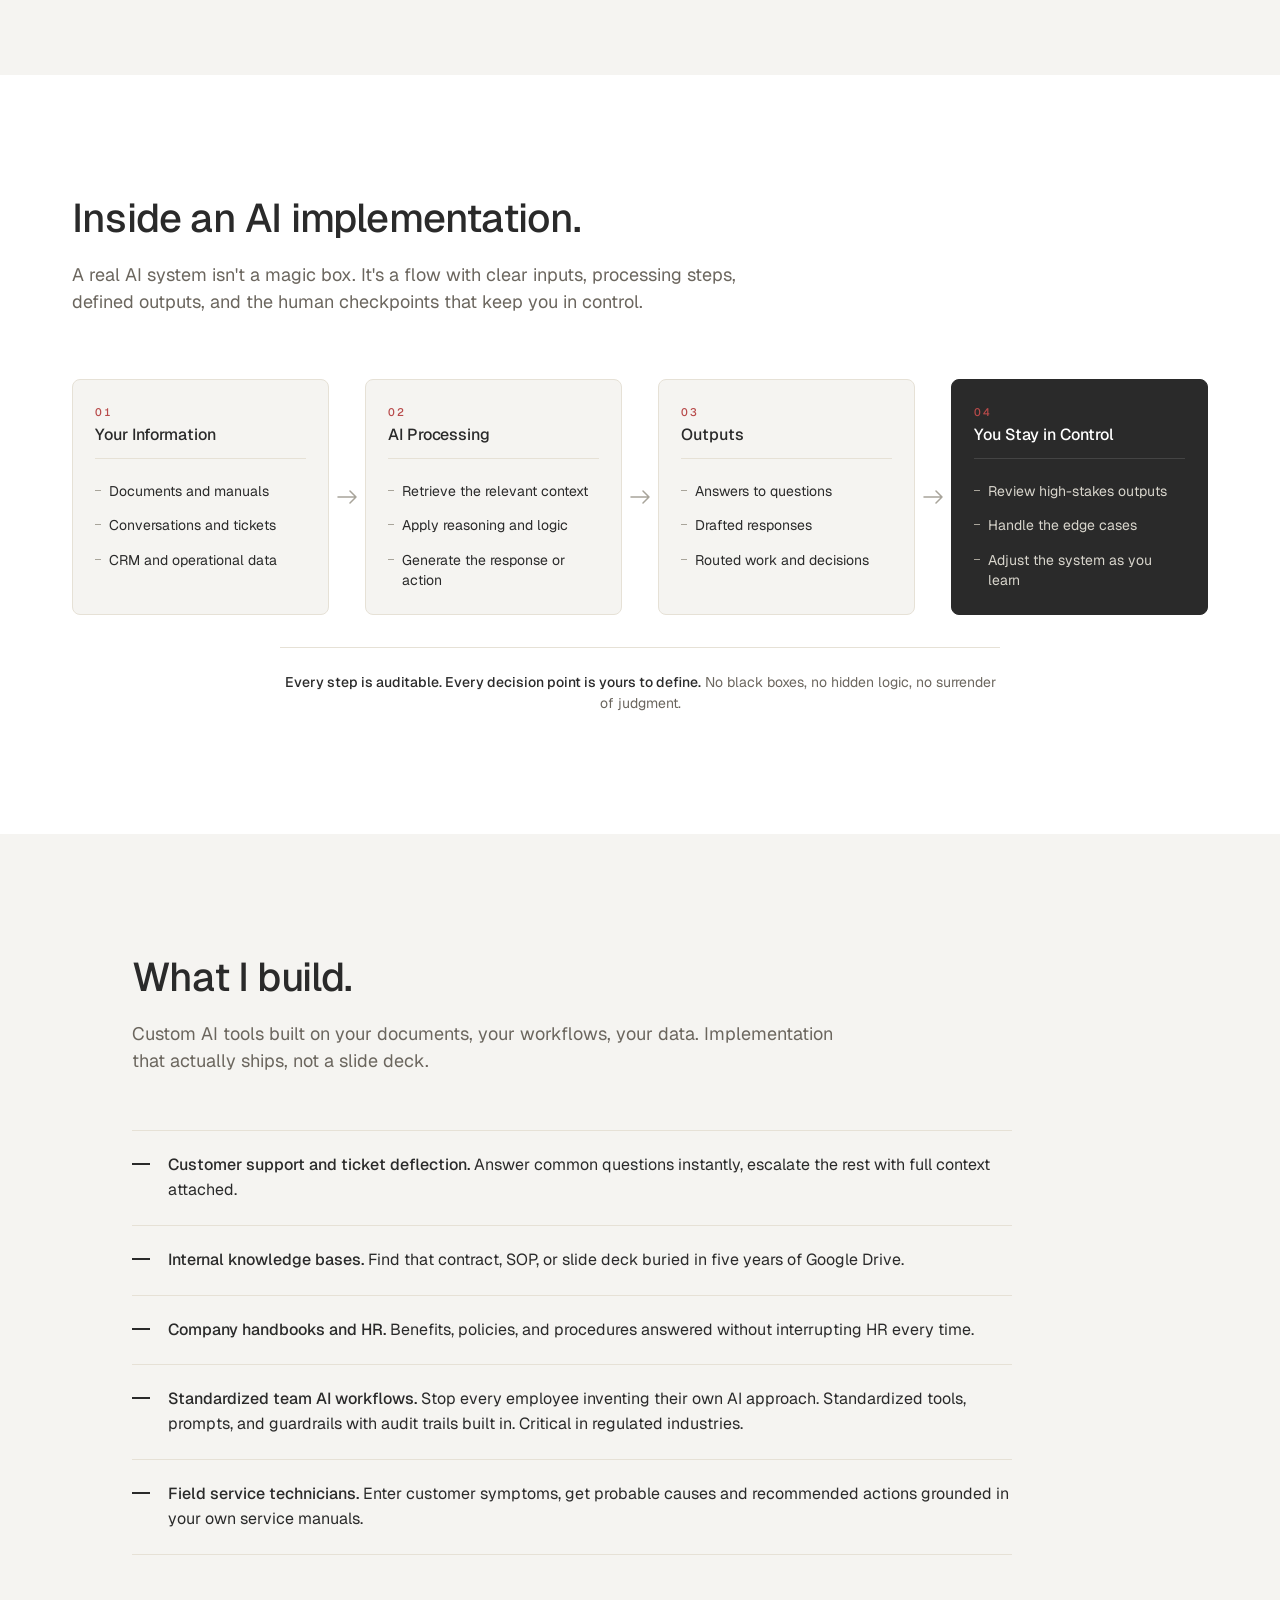
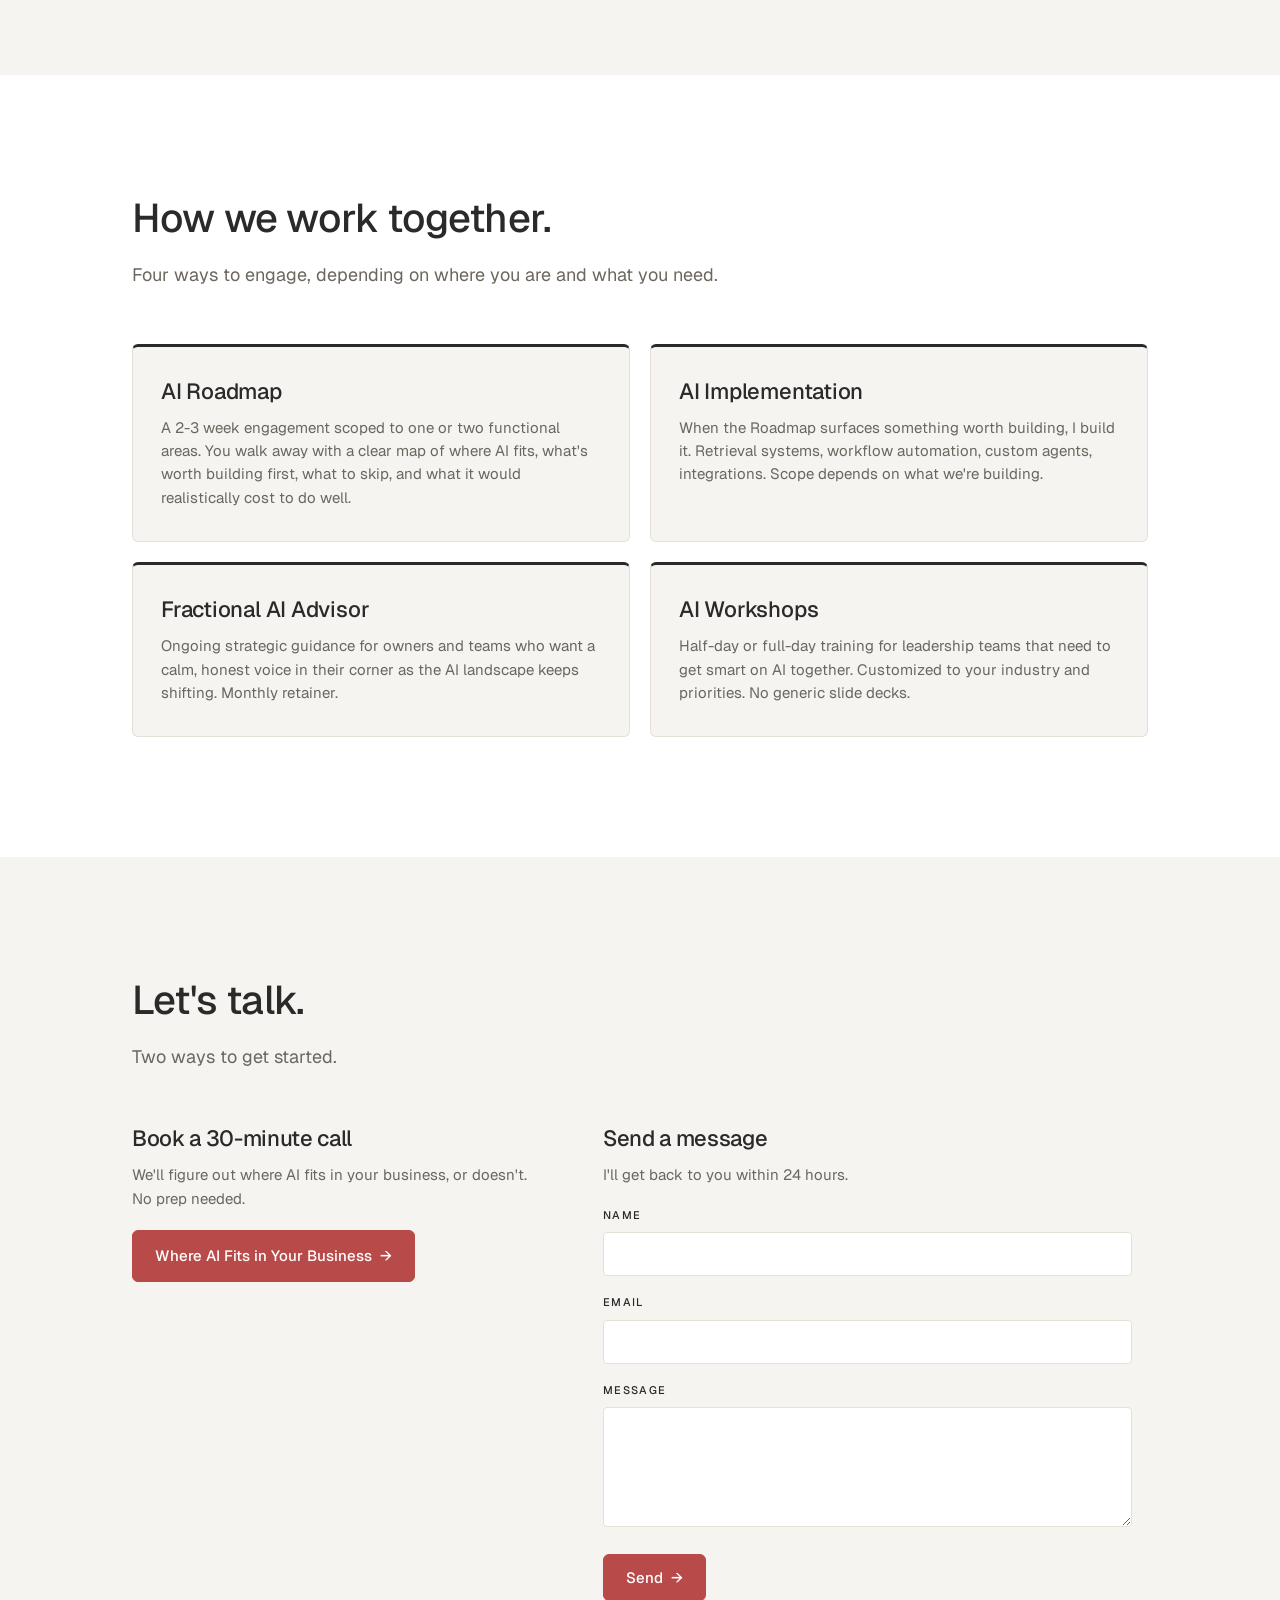
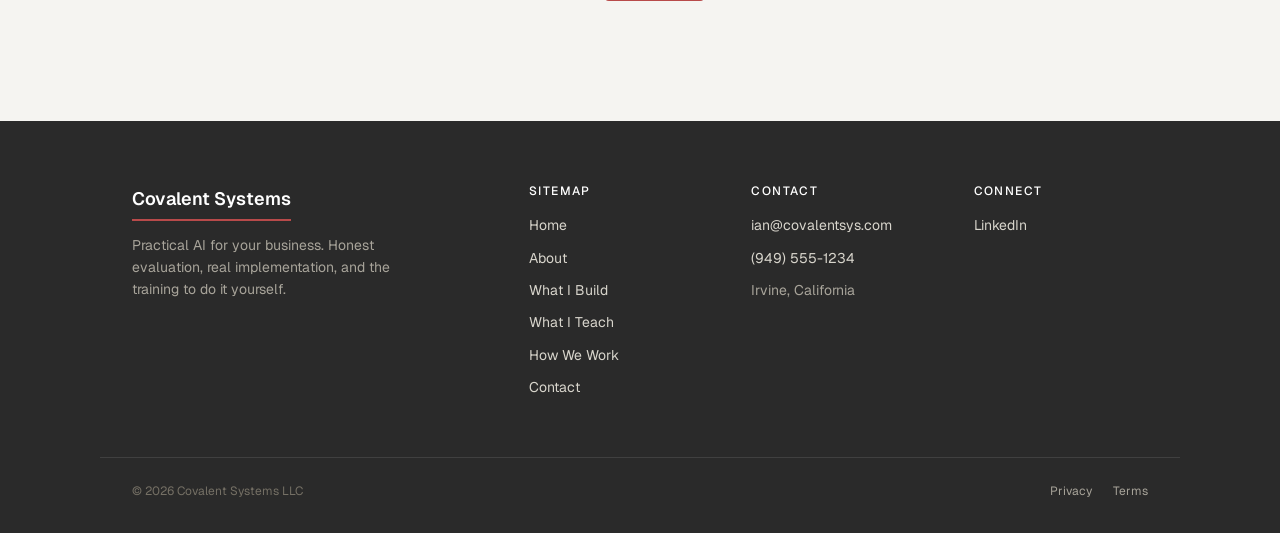
<file: preview-v9.html>
<!DOCTYPE html>
<html lang="en">
<head>
<meta charset="UTF-8">
<meta name="viewport" content="width=device-width, initial-scale=1.0">
<title>Practical AI for Your Business | Covalent Systems</title>
<meta name="description" content="Honest evaluation of where AI fits in your business. Practical implementation, no hype. Based in Irvine, California.">

<link rel="preconnect" href="https://fonts.googleapis.com">
<link rel="preconnect" href="https://fonts.gstatic.com" crossorigin>
<link href="https://fonts.googleapis.com/css2?family=Geist:wght@400;500;600&display=swap" rel="stylesheet">
<link href="https://assets.calendly.com/assets/external/widget.css" rel="stylesheet">

<!-- Cloudflare Web Analytics --><script defer src='https://static.cloudflareinsights.com/beacon.min.js' data-cf-beacon='{"token": "ac67c8d0c0764ef69f0a860fcfaade2c"}'></script><!-- End Cloudflare Web Analytics -->

<style>
  :root {
    --charcoal: #2a2a2a;
    --brick: #b84a4a;
    --brick-hover: #993e3e;
    --paper: #f5f4f1;
    --white: #ffffff;
    --text-secondary: #6b665e;
    --text-muted: #a8a49a;
    --border: #e6e1d6;
    --border-dark: #404040;
    --nav-height: 64px;
  }

  * { box-sizing: border-box; margin: 0; padding: 0; }
  html { scroll-behavior: smooth; }
  body {
    font-family: 'Geist', system-ui, -apple-system, sans-serif;
    color: var(--charcoal);
    background: var(--white);
    font-size: 17px;
    line-height: 1.6;
    -webkit-font-smoothing: antialiased;
  }

  h1, h2, h3, h4 {
    font-family: 'Geist', system-ui, sans-serif;
    font-weight: 500;
    line-height: 1.15;
    letter-spacing: -0.015em;
    color: var(--charcoal);
  }

  a { color: var(--brick); text-decoration: none; transition: color 0.15s ease; }
  a:hover { color: var(--brick-hover); }

  .container { max-width: 1080px; margin: 0 auto; padding: 0 32px; }
  .container.narrow { max-width: 720px; }
  .container.wide { max-width: 1200px; }

  /* ============ TOP NAV ============ */
  nav.topnav {
    position: sticky; top: 0; z-index: 100;
    background: rgba(255,255,255,0.92);
    backdrop-filter: blur(8px);
    border-bottom: 1px solid var(--border);
    height: var(--nav-height);
    display: flex; align-items: center;
  }
  nav.topnav .inner {
    width: 100%; max-width: 1280px; margin: 0 auto; padding: 0 32px;
    display: flex; align-items: center; justify-content: space-between; gap: 24px;
  }
  .wordmark {
    display: inline-block; background: var(--charcoal); color: var(--white);
    padding: 8px 14px 12px; border-radius: 6px;
    font-weight: 600; font-size: 14px; letter-spacing: 0.01em;
    position: relative; text-decoration: none;
  }
  .wordmark::after {
    content: ""; position: absolute;
    left: 14px; right: 14px; bottom: 6px; height: 2px;
    background: var(--brick);
  }
  .nav-links { display: flex; align-items: center; gap: 28px; font-size: 14px; }
  .nav-links a { color: var(--charcoal); font-weight: 400; }
  .nav-links a:hover { color: var(--brick); }
  .nav-right { display: flex; align-items: center; gap: 20px; }
  .nav-phone { color: var(--text-secondary); font-size: 14px; font-variant-numeric: tabular-nums; }
  .nav-phone:hover { color: var(--charcoal); }

  /* ============ BUTTONS ============ */
  .btn {
    display: inline-flex; align-items: center; gap: 8px;
    background: var(--brick); color: var(--white);
    padding: 13px 22px; border-radius: 6px;
    font-family: inherit; font-weight: 500; font-size: 15px;
    cursor: pointer; border: 1px solid var(--brick);
    transition: all 0.15s ease; text-decoration: none;
  }
  .btn:hover { background: var(--charcoal); border-color: var(--charcoal); color: var(--white); }
  .btn .arrow { transition: transform 0.2s ease; display: inline-block; }
  .btn:hover .arrow { transform: translateX(3px); }
  .btn.small { padding: 9px 16px; font-size: 14px; }

  /* ============ HERO WITH IAN'S IMAGE ============ */
  section.hero {
    min-height: calc(100vh - var(--nav-height));
    display: flex; align-items: center;
    padding: 40px 0;
    position: relative;
    isolation: isolate;
    overflow: hidden;
    background: var(--paper); /* fallback if image fails */
  }
  /* The flowing curves image as background */
  .hero::before {
    content: "";
    position: absolute;
    inset: 0;
    background-image: url('hero-bg.jpg');
    background-size: cover;
    background-position: center;
    z-index: -2;
  }
  /* Cream wash on top — tuned so image is visibly present but text stays readable */
  .hero::after {
    content: "";
    position: absolute;
    inset: 0;
    background: linear-gradient(
      105deg,
      rgba(245,244,241,0.75) 0%,
      rgba(245,244,241,0.60) 50%,
      rgba(245,244,241,0.45) 100%
    );
    z-index: -1;
  }
  .hero-grid {
    width: 100%; max-width: 720px; margin: 0 auto; padding: 0 32px;
    position: relative;
    z-index: 1;
  }
  .hero h1 { font-size: 56px; line-height: 1.05; margin-bottom: 24px; letter-spacing: -0.02em; }
  .hero .sub {
    font-size: 19px; color: var(--text-secondary); line-height: 1.5;
    margin-bottom: 36px; max-width: 480px;
  }
  .video-frame {
    position: relative; width: 100%; aspect-ratio: 16/10;
    background: var(--white); border-radius: 8px;
    overflow: hidden; border: 1px solid var(--border);
    box-shadow: 0 8px 32px rgba(42,42,42,0.10);
  }
  .video-placeholder {
    position: absolute; inset: 0;
    display: flex; flex-direction: column; align-items: center; justify-content: center; gap: 18px;
    background: linear-gradient(135deg, #f5f4f1 0%, #ebe9e2 100%);
  }
  .play-button {
    width: 64px; height: 64px; border-radius: 50%;
    background: var(--charcoal);
    display: flex; align-items: center; justify-content: center;
    padding-left: 4px;
    box-shadow: 0 2px 16px rgba(42,42,42,0.18);
  }
  .placeholder-label {
    font-size: 12px; color: var(--text-secondary);
    letter-spacing: 0.14em; text-transform: uppercase; font-weight: 500;
  }
  .video-caption { margin-top: 14px; font-size: 14px; color: var(--text-secondary); line-height: 1.5; }
  .video-caption strong { color: var(--charcoal); font-weight: 500; }

  /* ============ STATS STRIP ============ */
  .stats-strip { border-top: 1px solid var(--border); border-bottom: 1px solid var(--border); background: var(--white); }
  .stats-inner {
    max-width: 1080px; margin: 0 auto; padding: 36px 32px;
    display: grid; grid-template-columns: repeat(3, 1fr); gap: 48px;
  }
  .stat-item { text-align: left; }
  .stat-lead {
    font-size: 19px; font-weight: 500; color: var(--charcoal);
    margin-bottom: 6px; letter-spacing: -0.005em; line-height: 1.3;
  }
  .stat-label { font-size: 15px; color: var(--text-secondary); line-height: 1.45; }

  /* ============ NARRATIVE ============ */
  section.narrative { padding: 120px 0; background: var(--paper); }
  .narrative .container { max-width: 720px; }
  .narrative h2 { font-size: 40px; margin-bottom: 32px; letter-spacing: -0.02em; }
  .narrative p { font-size: 18px; line-height: 1.65; margin-bottom: 22px; color: var(--charcoal); }
  .pull-quote {
    font-size: 28px; font-style: italic; line-height: 1.3; color: var(--charcoal);
    padding-left: 24px; border-left: 3px solid var(--charcoal);
    margin: 36px 0; max-width: 580px; font-weight: 400;
  }

  /* ============ FLOW SECTION ============ */
  section.flow-section { padding: 120px 0; background: var(--white); }
  .flow-section .section-head { margin-bottom: 64px; max-width: 720px; }
  .flow-section h2 { font-size: 40px; margin-bottom: 20px; letter-spacing: -0.02em; }
  .flow-section .lead { font-size: 18px; color: var(--text-secondary); line-height: 1.5; }
  .flow-grid {
    display: grid;
    grid-template-columns: 1fr auto 1fr auto 1fr auto 1fr;
    gap: 0; align-items: stretch; margin-bottom: 32px;
  }
  .flow-col {
    background: var(--paper); border: 1px solid var(--border);
    border-radius: 8px; padding: 24px 22px;
    display: flex; flex-direction: column; gap: 14px;
  }
  .flow-col.human { background: var(--charcoal); border-color: var(--charcoal); }
  .flow-col.human .col-num { color: var(--brick); }
  .flow-col.human .col-label { color: var(--white); }
  .flow-col.human .col-item { color: #d8d5cc; }
  .flow-col.human .col-header { border-bottom-color: #444; }
  .col-header {
    margin-bottom: 8px; padding-bottom: 12px;
    border-bottom: 1px solid var(--border);
    display: flex; flex-direction: column; gap: 4px;
  }
  .col-num {
    font-size: 11px; font-weight: 500; color: var(--brick);
    letter-spacing: 0.18em; font-variant-numeric: tabular-nums;
  }
  .col-label {
    font-size: 16px; font-weight: 500; color: var(--charcoal);
    letter-spacing: -0.005em; line-height: 1.3;
  }
  .col-item {
    font-size: 14px; line-height: 1.45; color: var(--charcoal);
    padding-left: 14px; position: relative;
  }
  .col-item::before {
    content: ""; position: absolute; left: 0; top: 9px;
    width: 6px; height: 1px; background: var(--text-muted);
  }
  .flow-arrow {
    display: flex; align-items: center; justify-content: center;
    width: 36px; color: var(--text-muted);
  }
  .flow-footer {
    text-align: center; font-size: 14px; color: var(--text-secondary);
    max-width: 720px; margin: 32px auto 0; padding-top: 24px;
    border-top: 1px solid var(--border); line-height: 1.5;
  }
  .flow-footer strong { color: var(--charcoal); font-weight: 500; }

  /* ============ WHAT I BUILD ============ */
  section.build { padding: 120px 0; background: var(--paper); }
  .section-head { margin-bottom: 56px; max-width: 720px; }
  .section-head h2 { font-size: 40px; margin-bottom: 20px; letter-spacing: -0.02em; }
  .section-head .lead { font-size: 18px; color: var(--text-secondary); line-height: 1.5; }
  .value-list { list-style: none; max-width: 880px; }
  .value-list li {
    padding: 22px 0 22px 36px; border-top: 1px solid var(--border);
    position: relative; font-size: 16px; line-height: 1.55;
  }
  .value-list li:last-child { border-bottom: 1px solid var(--border); }
  .value-list li::before {
    content: ""; position: absolute; left: 0; top: 32px;
    width: 18px; height: 2px; background: var(--charcoal);
  }
  .value-list li strong { font-weight: 500; color: var(--charcoal); }

  /* ============ OFFERS ============ */
  section.offers { padding: 120px 0; background: var(--white); }
  .offer-grid {
    display: grid; grid-template-columns: repeat(2, 1fr); gap: 20px; margin-top: 8px;
  }
  .offer-card {
    background: var(--paper); border: 1px solid var(--border);
    border-top: 3px solid var(--charcoal);
    border-radius: 6px; padding: 32px 28px;
    transition: transform 0.2s ease, border-top-color 0.2s ease;
  }
  .offer-card:hover { transform: translateY(-2px); border-top-color: var(--brick); }
  .offer-card h3 { font-size: 22px; font-weight: 500; margin-bottom: 12px; letter-spacing: -0.01em; }
  .offer-card p { font-size: 15px; color: var(--text-secondary); line-height: 1.55; }

  /* ============ CONTACT ============ */
  section.contact { padding: 120px 0; background: var(--paper); }
  .contact-grid {
    display: grid; grid-template-columns: 1fr 1.3fr; gap: 64px;
    align-items: start; max-width: 1000px;
  }
  .contact-block h3 { font-size: 22px; font-weight: 500; margin-bottom: 12px; }
  .contact-block p { color: var(--text-secondary); margin-bottom: 20px; font-size: 15px; line-height: 1.55; }
  form .field { margin-bottom: 18px; }
  form label {
    display: block; font-size: 11px; font-weight: 500;
    letter-spacing: 0.12em; text-transform: uppercase;
    color: var(--charcoal); margin-bottom: 8px;
  }
  form input, form textarea {
    width: 100%; height: 44px; padding: 0 14px;
    border: 1px solid var(--border); border-radius: 4px;
    font-family: inherit; font-size: 15px;
    background: var(--white); color: var(--charcoal);
    transition: border-color 0.15s ease;
  }
  form textarea { height: auto; padding: 12px 14px; min-height: 120px; resize: vertical; }
  form input:focus, form textarea:focus { outline: none; border-color: var(--brick); }

  /* ============ FOOTER ============ */
  footer { background: var(--charcoal); color: var(--white); padding: 64px 0 32px; }
  .footer-grid {
    max-width: 1080px; margin: 0 auto; padding: 0 32px 48px;
    display: grid; grid-template-columns: 2fr 1fr 1fr 1fr; gap: 48px;
    border-bottom: 1px solid var(--border-dark);
  }
  .footer-brand .wordmark-foot {
    color: var(--white); font-weight: 600; font-size: 18px;
    padding-bottom: 6px; border-bottom: 2px solid var(--brick);
    display: inline-block; margin-bottom: 14px;
  }
  .footer-brand p { color: #a8a49a; font-size: 14px; line-height: 1.55; max-width: 260px; }
  .footer-col h4 {
    color: var(--white); font-size: 12px; font-weight: 500;
    letter-spacing: 0.12em; text-transform: uppercase; margin-bottom: 16px;
  }
  .footer-col ul { list-style: none; }
  .footer-col li { margin-bottom: 10px; font-size: 14px; }
  .footer-col a { color: #d8d5cc; text-decoration: none; }
  .footer-col a:hover { color: var(--white); }
  .footer-bottom {
    max-width: 1080px; margin: 0 auto; padding: 24px 32px 0;
    display: flex; justify-content: space-between; align-items: center;
    font-size: 12px; color: #757065;
  }
  .footer-bottom .legal a { color: #a8a49a; margin-left: 18px; }
  .footer-bottom .legal a:hover { color: var(--white); }

/* Add background image to all white sections */
.stats-strip,
section.flow-section,
section.offers {
  position: relative;
  isolation: isolate;
  overflow: hidden;
}

.stats-strip::before,
section.flow-section::before,
section.offers::before {
  content: "";
  position: absolute;
  inset: 0;
  background-image: url('hero-bg.jpg');
  background-size: cover;
  background-position: center;
  background-attachment: fixed;
  z-index: -2;
}

.stats-strip::after,
section.flow-section::after,
section.offers::after {
  content: "";
  position: absolute;
  inset: 0;
  background: rgba(255, 255, 255, 0.85);
  z-index: -1;
}

.stats-strip .stats-inner,
section.flow-section .container,
section.offers .container {
  position: relative;
  z-index: 1;
}

@media (max-width: 880px) {
  .stats-strip::before,
  section.flow-section::before,
  section.offers::before {
    background-attachment: scroll;
  }
}

<script type="application/ld+json">
{
  "@context": "https://schema.org",
  "@type": "ProfessionalService",
  "name": "Covalent Systems",
  "legalName": "Covalent Systems LLC",
  "description": "Practical AI implementation for small and mid-sized businesses. Honest evaluation, real implementation, and training.",
  "url": "https://covalentsys.com",
  "telephone": "+1-949-989-5590",
  "email": "ian@covalentsys.com",
  "founder": {
    "@type": "Person",
    "name": "Ian Read"
  },
  "address": {
    "@type": "PostalAddress",
    "addressLocality": "Irvine",
    "addressRegion": "CA",
    "addressCountry": "US"
  },
  "geo": {
    "@type": "GeoCoordinates",
    "latitude": "33.6846",
    "longitude": "-117.8265"
  },
  "areaServed": [
    "Irvine",
    "Orange County",
    "Los Angeles County",
    "San Diego County",
    "Carlsbad",
    "Southern California",
    "San Francisco",
    "San Francisco Bay Area",
    "United States"
  ]
}
</script>

  /* ============ RESPONSIVE ============ */
  @media (max-width: 1024px) {
    .flow-grid { grid-template-columns: 1fr; gap: 16px; }
    .flow-arrow { width: 100%; height: 28px; transform: rotate(90deg); }
  }
  @media (max-width: 880px) {
    nav.topnav .inner { padding: 0 20px; gap: 12px; }
    .nav-links { display: none; }
    .container, .hero-grid, .stats-inner { padding-left: 20px; padding-right: 20px; }
    section.hero { min-height: 0; padding: 60px 0; }
    .hero-grid { grid-template-columns: 1fr; gap: 40px; }
    .hero h1 { font-size: 36px; }
    section.narrative, section.flow-section, section.build, section.offers, section.contact { padding: 70px 0; }
    .narrative h2, .section-head h2, .flow-section h2 { font-size: 28px; }
    .pull-quote { font-size: 22px; padding-left: 18px; }
    .stats-inner { grid-template-columns: 1fr; gap: 20px; padding: 28px 20px; }
    .offer-grid { grid-template-columns: 1fr; }
    .contact-grid { grid-template-columns: 1fr; gap: 40px; }
    .footer-grid { grid-template-columns: 1fr 1fr; gap: 32px; }
    .footer-bottom { flex-direction: column; gap: 12px; text-align: center; }
    .footer-bottom .legal a { margin: 0 9px; }
  }
</style>
</head>
<body>

<!-- ===== TOP NAV ===== -->
<nav class="topnav">
  <div class="inner">
    <a href="#" class="wordmark">Covalent Systems</a>
    <div class="nav-links">
      <a href="#">Home</a>
      <a href="#">About</a>
      <a href="#">What I Build</a>
      <a href="#">What I Teach</a>
      <a href="#">How We Work</a>
      <a href="#">Contact</a>
    </div>
    <div class="nav-right">
      <a href="tel:+19495551234" class="nav-phone">(949) 555-1234</a>
      <a href="" onclick="Calendly.initPopupWidget({url: 'https://calendly.com/covalentsys/workflow-assessment/where-ai-fits?primary_color=b84a4a'});return false;" class="btn small">Book a call <span class="arrow">&rarr;</span></a>
    </div>
  </div>
</nav>

<!-- ===== HERO WITH IMAGE ===== -->
<section class="hero">
  <div class="hero-grid">
    <div>
      <h1>Practical AI for Your Business.</h1>
      <p class="sub">I help owners and operators figure out where AI is actually useful and where it's just noise.</p>
      <a href="" onclick="Calendly.initPopupWidget({url: 'https://calendly.com/covalentsys/workflow-assessment/where-ai-fits?primary_color=b84a4a'});return false;" class="btn">Where AI Fits in Your Business <span class="arrow">&rarr;</span></a>
    </div>   
  </div>
</section>

<!-- ===== STATS STRIP ===== -->
<div class="stats-strip">
  <div class="stats-inner">
    <div class="stat-item">
      <div class="stat-lead">25 years of business operations</div>
      <div class="stat-label">At an ISO 9001 certified organization.</div>
    </div>
    <div class="stat-item">
      <div class="stat-lead">Production AI in live use</div>
      <div class="stat-label">Real systems, not demos or slide decks.</div>
    </div>
    <div class="stat-item">
      <div class="stat-lead">Honest answers, not pitches</div>
      <div class="stat-label">If AI fits, I'll build it. If not, I'll tell you that too.</div>
    </div>
  </div>
</div>

<!-- ===== NARRATIVE ===== -->
<section class="narrative">
  <div class="container">
    <h2>Most AI advice is noise.</h2>
    <p>You've been pitched AI by 47 different people in the last six months. Newsletters, podcasts, vendors, your nephew. Most of it is noise.</p>
    <div class="pull-quote">My job is to help you tell the difference.</div>
    <p>I figure out where AI actually moves the needle in your business and where it's expensive hype. I do the "looks cool but is it useful" work so you don't have to. When something is worth building, I build it. When it's not, I tell you that. You're paying for honest answers, not a sales pitch.</p>
  </div>
</section>

<!-- ===== FLOW DIAGRAM ===== -->
<section class="flow-section">
  <div class="container wide">
    <div class="section-head">
      <h2>Inside an AI implementation.</h2>
      <p class="lead">A real AI system isn't a magic box. It's a flow with clear inputs, processing steps, defined outputs, and the human checkpoints that keep you in control.</p>
    </div>
    <div class="flow-grid">
      <div class="flow-col">
        <div class="col-header">
          <div class="col-num">01</div>
          <div class="col-label">Your Information</div>
        </div>
        <div class="col-item">Documents and manuals</div>
        <div class="col-item">Conversations and tickets</div>
        <div class="col-item">CRM and operational data</div>
      </div>
      <div class="flow-arrow"><svg width="20" height="14" viewBox="0 0 20 14" fill="none"><path d="M1 7H19M19 7L13 1M19 7L13 13" stroke="currentColor" stroke-width="1.5" stroke-linecap="round"/></svg></div>
      <div class="flow-col">
        <div class="col-header">
          <div class="col-num">02</div>
          <div class="col-label">AI Processing</div>
        </div>
        <div class="col-item">Retrieve the relevant context</div>
        <div class="col-item">Apply reasoning and logic</div>
        <div class="col-item">Generate the response or action</div>
      </div>
      <div class="flow-arrow"><svg width="20" height="14" viewBox="0 0 20 14" fill="none"><path d="M1 7H19M19 7L13 1M19 7L13 13" stroke="currentColor" stroke-width="1.5" stroke-linecap="round"/></svg></div>
      <div class="flow-col">
        <div class="col-header">
          <div class="col-num">03</div>
          <div class="col-label">Outputs</div>
        </div>
        <div class="col-item">Answers to questions</div>
        <div class="col-item">Drafted responses</div>
        <div class="col-item">Routed work and decisions</div>
      </div>
      <div class="flow-arrow"><svg width="20" height="14" viewBox="0 0 20 14" fill="none"><path d="M1 7H19M19 7L13 1M19 7L13 13" stroke="currentColor" stroke-width="1.5" stroke-linecap="round"/></svg></div>
      <div class="flow-col human">
        <div class="col-header">
          <div class="col-num">04</div>
          <div class="col-label">You Stay in Control</div>
        </div>
        <div class="col-item">Review high-stakes outputs</div>
        <div class="col-item">Handle the edge cases</div>
        <div class="col-item">Adjust the system as you learn</div>
      </div>
    </div>
    <p class="flow-footer"><strong>Every step is auditable. Every decision point is yours to define.</strong> No black boxes, no hidden logic, no surrender of judgment.</p>
  </div>
</section>

<!-- ===== WHAT I BUILD ===== -->
<section class="build">
  <div class="container">
    <div class="section-head">
      <h2>What I build.</h2>
      <p class="lead">Custom AI tools built on your documents, your workflows, your data. Implementation that actually ships, not a slide deck.</p>
    </div>
    <ul class="value-list">
      <li><strong>Customer support and ticket deflection.</strong> Answer common questions instantly, escalate the rest with full context attached.</li>
      <li><strong>Internal knowledge bases.</strong> Find that contract, SOP, or slide deck buried in five years of Google Drive.</li>
      <li><strong>Company handbooks and HR.</strong> Benefits, policies, and procedures answered without interrupting HR every time.</li>
      <li><strong>Standardized team AI workflows.</strong> Stop every employee inventing their own AI approach. Standardized tools, prompts, and guardrails with audit trails built in. Critical in regulated industries.</li>
      <li><strong>Field service technicians.</strong> Enter customer symptoms, get probable causes and recommended actions grounded in your own service manuals.</li>
    </ul>
  </div>
</section>

<!-- ===== OFFERS ===== -->
<section class="offers">
  <div class="container">
    <div class="section-head">
      <h2>How we work together.</h2>
      <p class="lead">Four ways to engage, depending on where you are and what you need.</p>
    </div>
    <div class="offer-grid">
      <div class="offer-card">
        <h3>AI Roadmap</h3>
        <p>A 2-3 week engagement scoped to one or two functional areas. You walk away with a clear map of where AI fits, what's worth building first, what to skip, and what it would realistically cost to do well.</p>
      </div>
      <div class="offer-card">
        <h3>AI Implementation</h3>
        <p>When the Roadmap surfaces something worth building, I build it. Retrieval systems, workflow automation, custom agents, integrations. Scope depends on what we're building.</p>
      </div>
      <div class="offer-card">
        <h3>Fractional AI Advisor</h3>
        <p>Ongoing strategic guidance for owners and teams who want a calm, honest voice in their corner as the AI landscape keeps shifting. Monthly retainer.</p>
      </div>
      <div class="offer-card">
        <h3>AI Workshops</h3>
        <p>Half-day or full-day training for leadership teams that need to get smart on AI together. Customized to your industry and priorities. No generic slide decks.</p>
      </div>
    </div>
  </div>
</section>

<!-- ===== CONTACT ===== -->
<section class="contact">
  <div class="container">
    <div class="section-head">
      <h2>Let's talk.</h2>
      <p class="lead">Two ways to get started.</p>
    </div>
    <div class="contact-grid">
      <div class="contact-block">
        <h3>Book a 30-minute call</h3>
        <p>We'll figure out where AI fits in your business, or doesn't. No prep needed.</p>
        <a href="" onclick="Calendly.initPopupWidget({url: 'https://calendly.com/covalentsys/workflow-assessment/where-ai-fits?primary_color=b84a4a'});return false;" class="btn">Where AI Fits in Your Business <span class="arrow">&rarr;</span></a>
      </div>
      <div class="contact-block">
        <h3>Send a message</h3>
        <p>I'll get back to you within 24 hours.</p>
        <form>
          <div class="field">
            <label for="name">Name</label>
            <input type="text" id="name" name="name">
          </div>
          <div class="field">
            <label for="email">Email</label>
            <input type="email" id="email" name="email">
          </div>
          <div class="field">
            <label for="message">Message</label>
            <textarea id="message" name="message"></textarea>
          </div>
          <button type="submit" class="btn">Send <span class="arrow">&rarr;</span></button>
        </form>
      </div>
    </div>
  </div>
</section>

<!-- ===== FOOTER ===== -->
<footer>
  <div class="footer-grid">
    <div class="footer-brand">
      <div class="wordmark-foot">Covalent Systems</div>
      <p>Practical AI for your business. Honest evaluation, real implementation, and the training to do it yourself.</p>
    </div>
    <div class="footer-col">
      <h4>Sitemap</h4>
      <ul>
        <li><a href="#">Home</a></li>
        <li><a href="#">About</a></li>
        <li><a href="#">What I Build</a></li>
        <li><a href="#">What I Teach</a></li>
        <li><a href="#">How We Work</a></li>
        <li><a href="#">Contact</a></li>
      </ul>
    </div>
    <div class="footer-col">
      <h4>Contact</h4>
      <ul>
        <li><a href="mailto:ian@covalentsys.com">ian@covalentsys.com</a></li>
        <li><a href="tel:+19495551234">(949) 555-1234</a></li>
        <li style="color: #a8a49a;">Irvine, California</li>
      </ul>
    </div>
    <div class="footer-col">
      <h4>Connect</h4>
      <ul>
        <li><a href="#">LinkedIn</a></li>
      </ul>
    </div>
  </div>
  <div class="footer-bottom">
    <div>&copy; 2026 Covalent Systems LLC</div>
    <div class="legal">
      <a href="#">Privacy</a>
      <a href="#">Terms</a>
    </div>
  </div>
</footer>

<script src="https://assets.calendly.com/assets/external/widget.js" type="text/javascript" async></script>

</body>
</html>
</file>
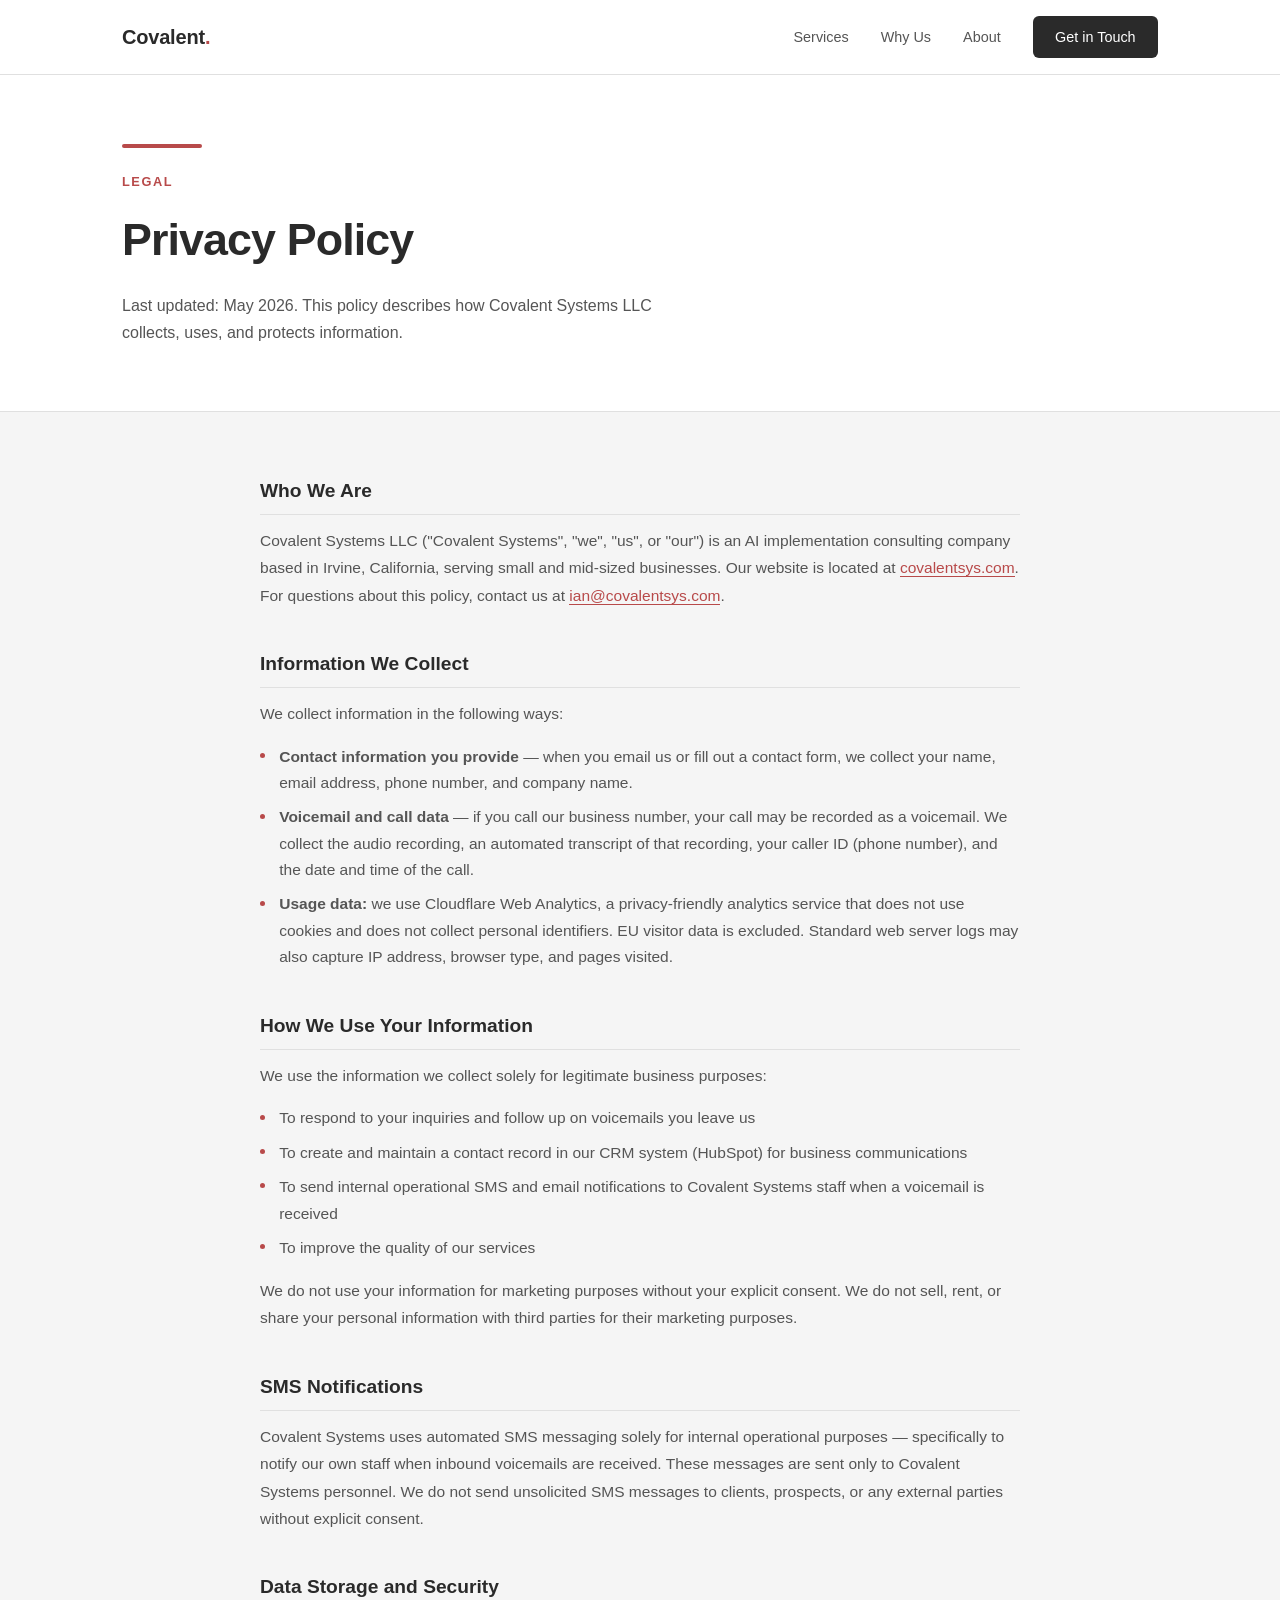
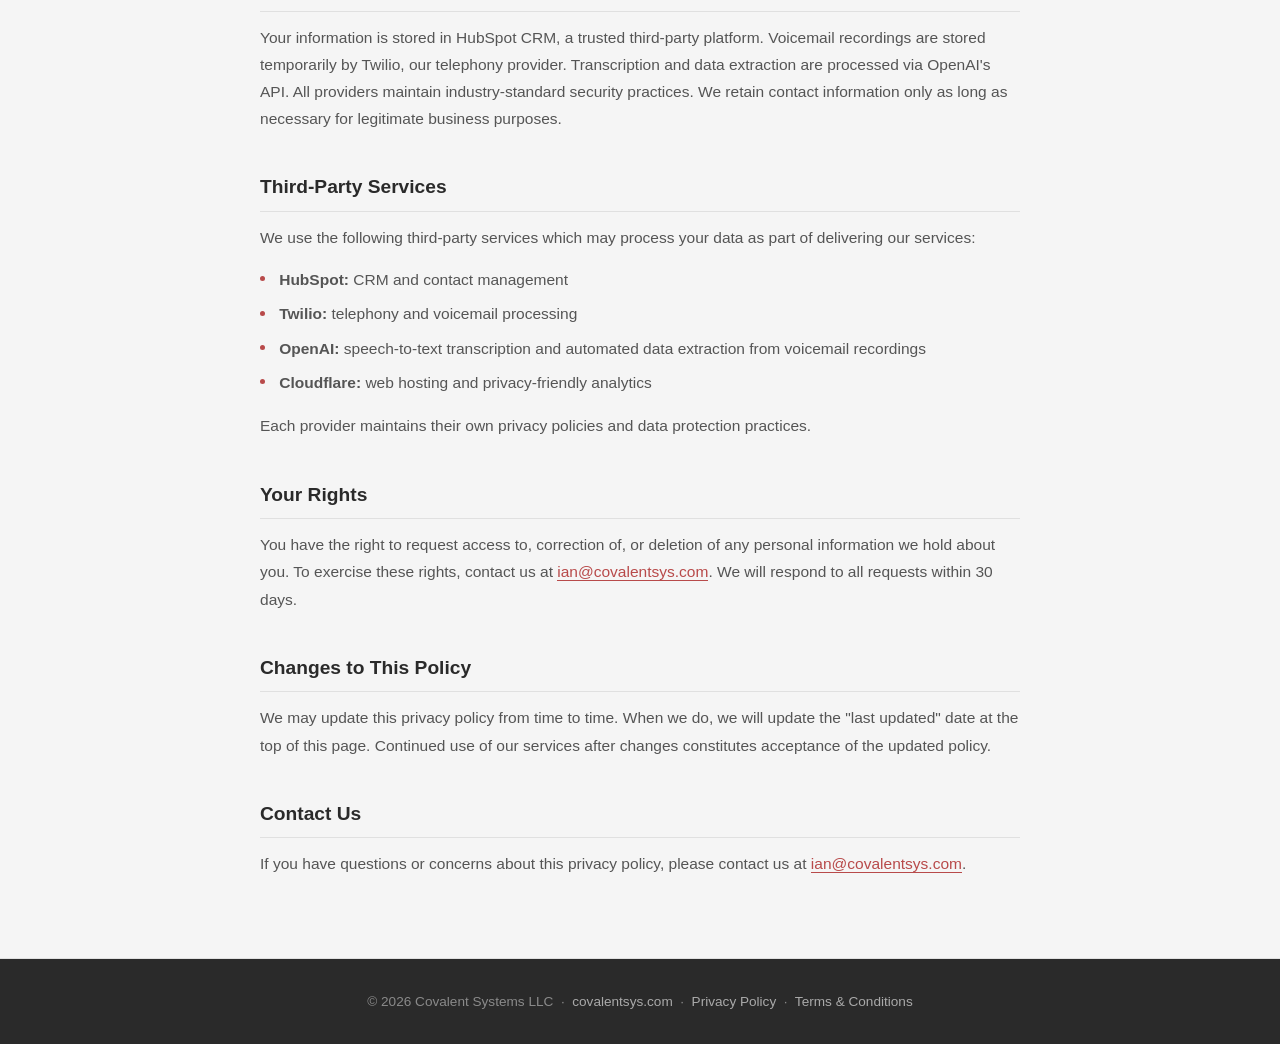
<file: privacy-policy.html>
<!DOCTYPE html>
<html lang="en">
<head>
<meta charset="UTF-8">
<meta name="viewport" content="width=device-width, initial-scale=1.0">
<title>Privacy Policy — Covalent Systems</title>
<style>
  :root {
    --charcoal: #2a2a2a;
    --charcoal-light: #3a3a3a;
    --amber: #b84a4a;
    --amber-light: #d06a6a;
    --gray-bg: #f5f5f5;
    --text: #1a1a1a;
    --text-light: #555555;
    --white: #ffffff;
    --border: #e0e0e0;
  }

  * { margin: 0; padding: 0; box-sizing: border-box; }
  html { scroll-behavior: smooth; }

  body {
    font-family: Arial, 'Helvetica Neue', Helvetica, sans-serif;
    color: var(--text);
    background: var(--white);
    line-height: 1.6;
    -webkit-font-smoothing: antialiased;
  }

  /* ---- NAV ---- */
  nav {
    position: fixed;
    top: 0;
    width: 100%;
    z-index: 100;
    background: rgba(255,255,255,0.95);
    backdrop-filter: blur(12px);
    border-bottom: 1px solid var(--border);
    transition: box-shadow 0.3s ease;
  }
  nav.scrolled { box-shadow: 0 2px 20px rgba(0,0,0,0.06); }
  .nav-inner {
    max-width: 1100px;
    margin: 0 auto;
    padding: 1rem 2rem;
    display: flex;
    justify-content: space-between;
    align-items: center;
  }
  .nav-brand {
    font-weight: 700;
    font-size: 1.25rem;
    color: var(--charcoal);
    letter-spacing: -0.01em;
    text-decoration: none;
  }
  .nav-brand span { color: var(--amber); }
  .nav-links { display: flex; gap: 2rem; align-items: center; }
  .nav-links a {
    text-decoration: none;
    color: var(--text-light);
    font-size: 0.9rem;
    font-weight: 500;
    transition: color 0.2s;
  }
  .nav-links a:hover { color: var(--charcoal); }
  .nav-cta {
    background: var(--charcoal) !important;
    color: var(--white) !important;
    padding: 0.6rem 1.4rem !important;
    border-radius: 6px;
    transition: background 0.2s !important;
  }
  .nav-cta:hover { background: var(--charcoal-light) !important; }

  /* ---- PAGE HEADER ---- */
  .page-header {
    padding: 9rem 2rem 4rem;
    max-width: 1100px;
    margin: 0 auto;
  }
  .page-header-accent {
    width: 80px;
    height: 4px;
    background: var(--amber);
    border-radius: 2px;
    margin-bottom: 1.5rem;
  }
  .section-label {
    font-size: 0.8rem;
    font-weight: 700;
    text-transform: uppercase;
    letter-spacing: 0.12em;
    color: var(--amber);
    margin-bottom: 0.75rem;
  }
  .page-header h1 {
    font-size: clamp(2rem, 4vw, 2.8rem);
    font-weight: 700;
    color: var(--charcoal);
    letter-spacing: -0.02em;
    margin-bottom: 1rem;
  }
  .page-header p {
    font-size: 1rem;
    color: var(--text-light);
    max-width: 560px;
    line-height: 1.7;
  }

  /* ---- CONTENT ---- */
  .content-section {
    background: var(--gray-bg);
    border-top: 1px solid var(--border);
    border-bottom: 1px solid var(--border);
    padding: 4rem 2rem;
  }
  .content-inner {
    max-width: 760px;
    margin: 0 auto;
  }
  .content-inner h2 {
    font-size: 1.2rem;
    font-weight: 700;
    color: var(--charcoal);
    margin-top: 2.5rem;
    margin-bottom: 0.75rem;
    padding-bottom: 0.5rem;
    border-bottom: 1px solid var(--border);
  }
  .content-inner h2:first-child { margin-top: 0; }
  .content-inner p {
    font-size: 0.97rem;
    color: var(--text-light);
    line-height: 1.75;
    margin-bottom: 1rem;
  }
  .content-inner ul {
    list-style: none;
    margin-bottom: 1rem;
    display: flex;
    flex-direction: column;
    gap: 0.5rem;
  }
  .content-inner ul li {
    font-size: 0.97rem;
    color: var(--text-light);
    padding-left: 1.2rem;
    position: relative;
    line-height: 1.7;
  }
  .content-inner ul li::before {
    content: '';
    position: absolute;
    left: 0;
    top: 0.6em;
    width: 5px;
    height: 5px;
    border-radius: 50%;
    background: var(--amber);
  }
  .content-inner a {
    color: var(--amber);
    text-decoration: none;
    border-bottom: 1px solid var(--amber);
    transition: color 0.2s;
  }
  .content-inner a:hover { color: var(--charcoal); border-color: var(--charcoal); }

  /* ---- FOOTER ---- */
  footer {
    background: var(--charcoal);
    color: rgba(255,255,255,0.45);
    text-align: center;
    padding: 2rem;
    font-size: 0.85rem;
  }
  footer a { color: rgba(255,255,255,0.6); text-decoration: none; }
  footer a:hover { color: var(--white); }

  @media (max-width: 768px) {
    .page-header { padding: 7rem 1.5rem 3rem; }
    .nav-links a:not(.nav-cta) { display: none; }
  }
</style>
</head>
<body>

<!-- NAV -->
<nav id="nav">
  <div class="nav-inner">
    <a href="/" class="nav-brand">Covalent<span>.</span></a>
    <div class="nav-links">
      <a href="/#services">Services</a>
      <a href="/#why">Why Us</a>
      <a href="/#story">About</a>
      <a href="/#contact" class="nav-cta">Get in Touch</a>
    </div>
  </div>
</nav>

<!-- PAGE HEADER -->
<div class="page-header">
  <div class="page-header-accent"></div>
  <div class="section-label">Legal</div>
  <h1>Privacy Policy</h1>
  <p>Last updated: May 2026. This policy describes how Covalent Systems LLC collects, uses, and protects information.</p>
</div>

<!-- CONTENT -->
<section class="content-section">
  <div class="content-inner">

    <h2>Who We Are</h2>
    <p>Covalent Systems LLC ("Covalent Systems", "we", "us", or "our") is an AI implementation consulting company based in Irvine, California, serving small and mid-sized businesses. Our website is located at <a href="https://covalentsys.com">covalentsys.com</a>. For questions about this policy, contact us at <a href="mailto:ian@covalentsys.com">ian@covalentsys.com</a>.</p>

    <h2>Information We Collect</h2>
    <p>We collect information in the following ways:</p>
    <ul>
      <li><strong>Contact information you provide</strong> — when you email us or fill out a contact form, we collect your name, email address, phone number, and company name.</li>
      <li><strong>Voicemail and call data</strong> — if you call our business number, your call may be recorded as a voicemail. We collect the audio recording, an automated transcript of that recording, your caller ID (phone number), and the date and time of the call.</li>
      <li><strong>Usage data:</strong> we use Cloudflare Web Analytics, a privacy-friendly analytics service that does not use cookies and does not collect personal identifiers. EU visitor data is excluded. Standard web server logs may also capture IP address, browser type, and pages visited.</li>
    </ul>

    <h2>How We Use Your Information</h2>
    <p>We use the information we collect solely for legitimate business purposes:</p>
    <ul>
      <li>To respond to your inquiries and follow up on voicemails you leave us</li>
      <li>To create and maintain a contact record in our CRM system (HubSpot) for business communications</strong></li>
      <li>To send internal operational SMS and email notifications to Covalent Systems staff when a voicemail is received</li>
      <li>To improve the quality of our services</li>
    </ul>
    <p>We do not use your information for marketing purposes without your explicit consent. We do not sell, rent, or share your personal information with third parties for their marketing purposes.</p>

    <h2>SMS Notifications</h2>
    <p>Covalent Systems uses automated SMS messaging solely for internal operational purposes — specifically to notify our own staff when inbound voicemails are received. These messages are sent only to Covalent Systems personnel. We do not send unsolicited SMS messages to clients, prospects, or any external parties without explicit consent.</p>

    <h2>Data Storage and Security</h2>
    <p>Your information is stored in HubSpot CRM, a trusted third-party platform. Voicemail recordings are stored temporarily by Twilio, our telephony provider. Transcription and data extraction are processed via OpenAI's API. All providers maintain industry-standard security practices. We retain contact information only as long as necessary for legitimate business purposes.</p>

    <h2>Third-Party Services</h2>
    <p>We use the following third-party services which may process your data as part of delivering our services:</p>
    <ul>
      <li><strong>HubSpot:</strong> CRM and contact management</li>
      <li><strong>Twilio:</strong> telephony and voicemail processing</li>
      <li><strong>OpenAI:</strong> speech-to-text transcription and automated data extraction from voicemail recordings</li>
      <li><strong>Cloudflare:</strong> web hosting and privacy-friendly analytics</li>
    </ul>
    <p>Each provider maintains their own privacy policies and data protection practices.</p>

    <h2>Your Rights</h2>
    <p>You have the right to request access to, correction of, or deletion of any personal information we hold about you. To exercise these rights, contact us at <a href="mailto:ian@covalentsys.com">ian@covalentsys.com</a>. We will respond to all requests within 30 days.</p>

    <h2>Changes to This Policy</h2>
    <p>We may update this privacy policy from time to time. When we do, we will update the "last updated" date at the top of this page. Continued use of our services after changes constitutes acceptance of the updated policy.</p>

    <h2>Contact Us</h2>
    <p>If you have questions or concerns about this privacy policy, please contact us at <a href="mailto:ian@covalentsys.com">ian@covalentsys.com</a>.</p>

  </div>
</section>

<!-- FOOTER -->
<footer>
  <p>&copy; 2026 Covalent Systems LLC &nbsp;·&nbsp; <a href="https://covalentsys.com">covalentsys.com</a> &nbsp;·&nbsp; <a href="/privacy-policy.html">Privacy Policy</a> &nbsp;·&nbsp; <a href="/terms.html">Terms &amp; Conditions</a></p>
</footer>

<script>
window.addEventListener('scroll', () => {
  document.getElementById('nav').classList.toggle('scrolled', window.scrollY > 20);
});
</script>

</body>
</html>
</file>
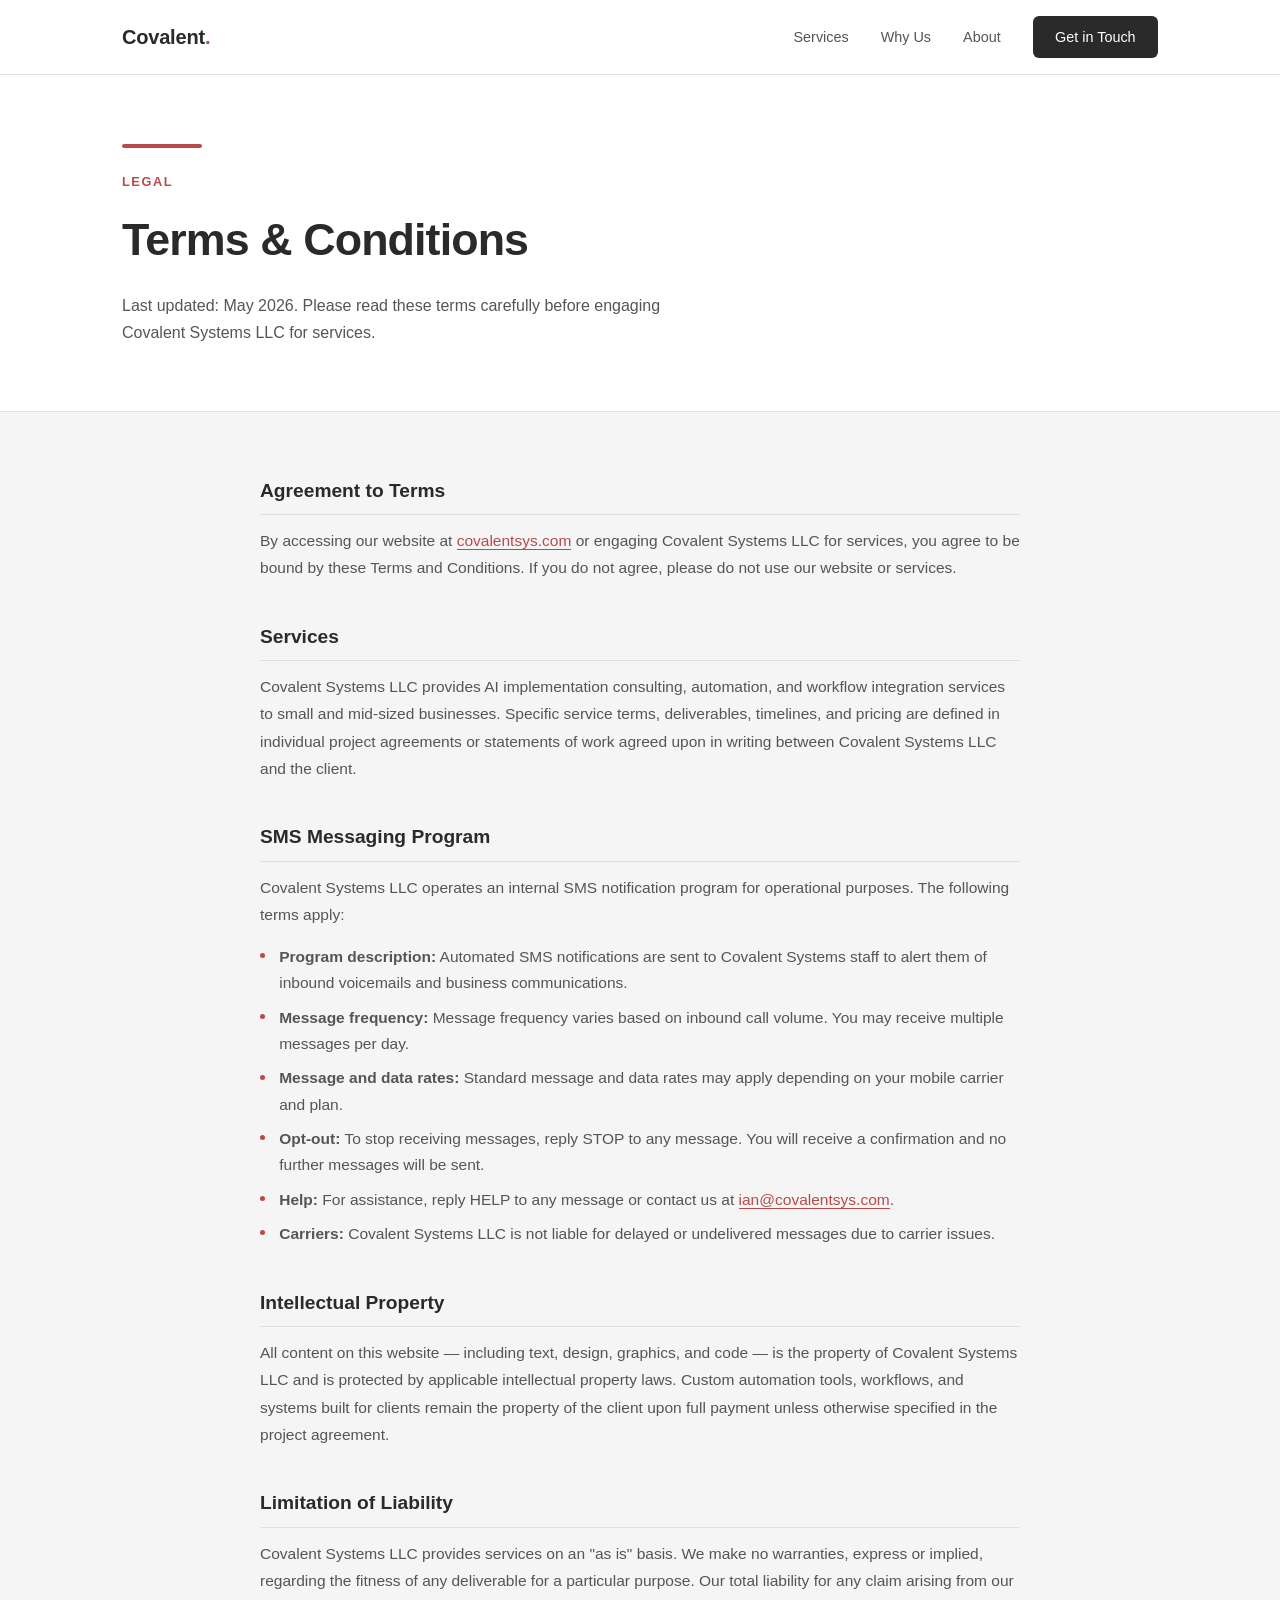
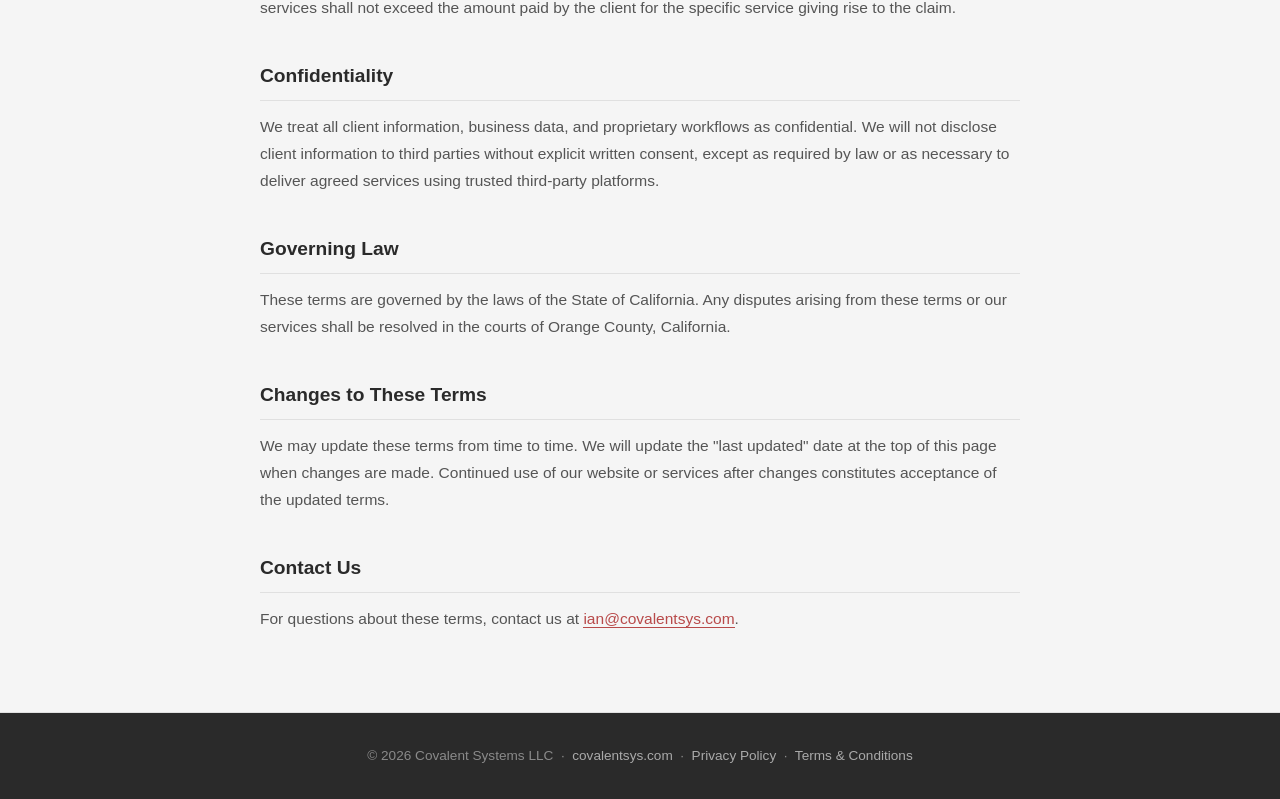
<file: terms.html>
<!DOCTYPE html>
<html lang="en">
<head>
<meta charset="UTF-8">
<meta name="viewport" content="width=device-width, initial-scale=1.0">
<title>Terms &amp; Conditions — Covalent Systems</title>
<style>
  :root {
    --charcoal: #2a2a2a;
    --charcoal-light: #3a3a3a;
    --amber: #b84a4a;
    --amber-light: #d06a6a;
    --gray-bg: #f5f5f5;
    --text: #1a1a1a;
    --text-light: #555555;
    --white: #ffffff;
    --border: #e0e0e0;
  }

  * { margin: 0; padding: 0; box-sizing: border-box; }
  html { scroll-behavior: smooth; }

  body {
    font-family: Arial, 'Helvetica Neue', Helvetica, sans-serif;
    color: var(--text);
    background: var(--white);
    line-height: 1.6;
    -webkit-font-smoothing: antialiased;
  }

  /* ---- NAV ---- */
  nav {
    position: fixed;
    top: 0;
    width: 100%;
    z-index: 100;
    background: rgba(255,255,255,0.95);
    backdrop-filter: blur(12px);
    border-bottom: 1px solid var(--border);
    transition: box-shadow 0.3s ease;
  }
  nav.scrolled { box-shadow: 0 2px 20px rgba(0,0,0,0.06); }
  .nav-inner {
    max-width: 1100px;
    margin: 0 auto;
    padding: 1rem 2rem;
    display: flex;
    justify-content: space-between;
    align-items: center;
  }
  .nav-brand {
    font-weight: 700;
    font-size: 1.25rem;
    color: var(--charcoal);
    letter-spacing: -0.01em;
    text-decoration: none;
  }
  .nav-brand span { color: var(--amber); }
  .nav-links { display: flex; gap: 2rem; align-items: center; }
  .nav-links a {
    text-decoration: none;
    color: var(--text-light);
    font-size: 0.9rem;
    font-weight: 500;
    transition: color 0.2s;
  }
  .nav-links a:hover { color: var(--charcoal); }
  .nav-cta {
    background: var(--charcoal) !important;
    color: var(--white) !important;
    padding: 0.6rem 1.4rem !important;
    border-radius: 6px;
    transition: background 0.2s !important;
  }
  .nav-cta:hover { background: var(--charcoal-light) !important; }

  /* ---- PAGE HEADER ---- */
  .page-header {
    padding: 9rem 2rem 4rem;
    max-width: 1100px;
    margin: 0 auto;
  }
  .page-header-accent {
    width: 80px;
    height: 4px;
    background: var(--amber);
    border-radius: 2px;
    margin-bottom: 1.5rem;
  }
  .section-label {
    font-size: 0.8rem;
    font-weight: 700;
    text-transform: uppercase;
    letter-spacing: 0.12em;
    color: var(--amber);
    margin-bottom: 0.75rem;
  }
  .page-header h1 {
    font-size: clamp(2rem, 4vw, 2.8rem);
    font-weight: 700;
    color: var(--charcoal);
    letter-spacing: -0.02em;
    margin-bottom: 1rem;
  }
  .page-header p {
    font-size: 1rem;
    color: var(--text-light);
    max-width: 560px;
    line-height: 1.7;
  }

  /* ---- CONTENT ---- */
  .content-section {
    background: var(--gray-bg);
    border-top: 1px solid var(--border);
    border-bottom: 1px solid var(--border);
    padding: 4rem 2rem;
  }
  .content-inner {
    max-width: 760px;
    margin: 0 auto;
  }
  .content-inner h2 {
    font-size: 1.2rem;
    font-weight: 700;
    color: var(--charcoal);
    margin-top: 2.5rem;
    margin-bottom: 0.75rem;
    padding-bottom: 0.5rem;
    border-bottom: 1px solid var(--border);
  }
  .content-inner h2:first-child { margin-top: 0; }
  .content-inner p {
    font-size: 0.97rem;
    color: var(--text-light);
    line-height: 1.75;
    margin-bottom: 1rem;
  }
  .content-inner ul {
    list-style: none;
    margin-bottom: 1rem;
    display: flex;
    flex-direction: column;
    gap: 0.5rem;
  }
  .content-inner ul li {
    font-size: 0.97rem;
    color: var(--text-light);
    padding-left: 1.2rem;
    position: relative;
    line-height: 1.7;
  }
  .content-inner ul li::before {
    content: '';
    position: absolute;
    left: 0;
    top: 0.6em;
    width: 5px;
    height: 5px;
    border-radius: 50%;
    background: var(--amber);
  }
  .content-inner a {
    color: var(--amber);
    text-decoration: none;
    border-bottom: 1px solid var(--amber);
    transition: color 0.2s;
  }
  .content-inner a:hover { color: var(--charcoal); border-color: var(--charcoal); }

  /* ---- FOOTER ---- */
  footer {
    background: var(--charcoal);
    color: rgba(255,255,255,0.45);
    text-align: center;
    padding: 2rem;
    font-size: 0.85rem;
  }
  footer a { color: rgba(255,255,255,0.6); text-decoration: none; }
  footer a:hover { color: var(--white); }

  @media (max-width: 768px) {
    .page-header { padding: 7rem 1.5rem 3rem; }
    .nav-links a:not(.nav-cta) { display: none; }
  }
</style>
</head>
<body>

<!-- NAV -->
<nav id="nav">
  <div class="nav-inner">
    <a href="/" class="nav-brand">Covalent<span>.</span></a>
    <div class="nav-links">
      <a href="/#services">Services</a>
      <a href="/#why">Why Us</a>
      <a href="/#story">About</a>
      <a href="/#contact" class="nav-cta">Get in Touch</a>
    </div>
  </div>
</nav>

<!-- PAGE HEADER -->
<div class="page-header">
  <div class="page-header-accent"></div>
  <div class="section-label">Legal</div>
  <h1>Terms &amp; Conditions</h1>
  <p>Last updated: May 2026. Please read these terms carefully before engaging Covalent Systems LLC for services.</p>
</div>

<!-- CONTENT -->
<section class="content-section">
  <div class="content-inner">

    <h2>Agreement to Terms</h2>
    <p>By accessing our website at <a href="https://covalentsys.com">covalentsys.com</a> or engaging Covalent Systems LLC for services, you agree to be bound by these Terms and Conditions. If you do not agree, please do not use our website or services.</p>

    <h2>Services</h2>
    <p>Covalent Systems LLC provides AI implementation consulting, automation, and workflow integration services to small and mid-sized businesses. Specific service terms, deliverables, timelines, and pricing are defined in individual project agreements or statements of work agreed upon in writing between Covalent Systems LLC and the client.</p>

    <h2>SMS Messaging Program</h2>
    <p>Covalent Systems LLC operates an internal SMS notification program for operational purposes. The following terms apply:</p>
    <ul>
      <li><strong>Program description:</strong> Automated SMS notifications are sent to Covalent Systems staff to alert them of inbound voicemails and business communications.</li>
      <li><strong>Message frequency:</strong> Message frequency varies based on inbound call volume. You may receive multiple messages per day.</li>
      <li><strong>Message and data rates:</strong> Standard message and data rates may apply depending on your mobile carrier and plan.</li>
      <li><strong>Opt-out:</strong> To stop receiving messages, reply STOP to any message. You will receive a confirmation and no further messages will be sent.</li>
      <li><strong>Help:</strong> For assistance, reply HELP to any message or contact us at <a href="mailto:ian@covalentsys.com">ian@covalentsys.com</a>.</li>
      <li><strong>Carriers:</strong> Covalent Systems LLC is not liable for delayed or undelivered messages due to carrier issues.</li>
    </ul>

    <h2>Intellectual Property</h2>
    <p>All content on this website — including text, design, graphics, and code — is the property of Covalent Systems LLC and is protected by applicable intellectual property laws. Custom automation tools, workflows, and systems built for clients remain the property of the client upon full payment unless otherwise specified in the project agreement.</p>

    <h2>Limitation of Liability</h2>
    <p>Covalent Systems LLC provides services on an "as is" basis. We make no warranties, express or implied, regarding the fitness of any deliverable for a particular purpose. Our total liability for any claim arising from our services shall not exceed the amount paid by the client for the specific service giving rise to the claim.</p>

    <h2>Confidentiality</h2>
    <p>We treat all client information, business data, and proprietary workflows as confidential. We will not disclose client information to third parties without explicit written consent, except as required by law or as necessary to deliver agreed services using trusted third-party platforms.</p>

    <h2>Governing Law</h2>
    <p>These terms are governed by the laws of the State of California. Any disputes arising from these terms or our services shall be resolved in the courts of Orange County, California.</p>

    <h2>Changes to These Terms</h2>
    <p>We may update these terms from time to time. We will update the "last updated" date at the top of this page when changes are made. Continued use of our website or services after changes constitutes acceptance of the updated terms.</p>

    <h2>Contact Us</h2>
    <p>For questions about these terms, contact us at <a href="mailto:ian@covalentsys.com">ian@covalentsys.com</a>.</p>

  </div>
</section>

<!-- FOOTER -->
<footer>
  <p>&copy; 2026 Covalent Systems LLC &nbsp;·&nbsp; <a href="https://covalentsys.com">covalentsys.com</a> &nbsp;·&nbsp; <a href="/privacy-policy.html">Privacy Policy</a> &nbsp;·&nbsp; <a href="/terms.html">Terms &amp; Conditions</a></p>
</footer>

<script>
window.addEventListener('scroll', () => {
  document.getElementById('nav').classList.toggle('scrolled', window.scrollY > 20);
});
</script>

</body>
</html>
</file>
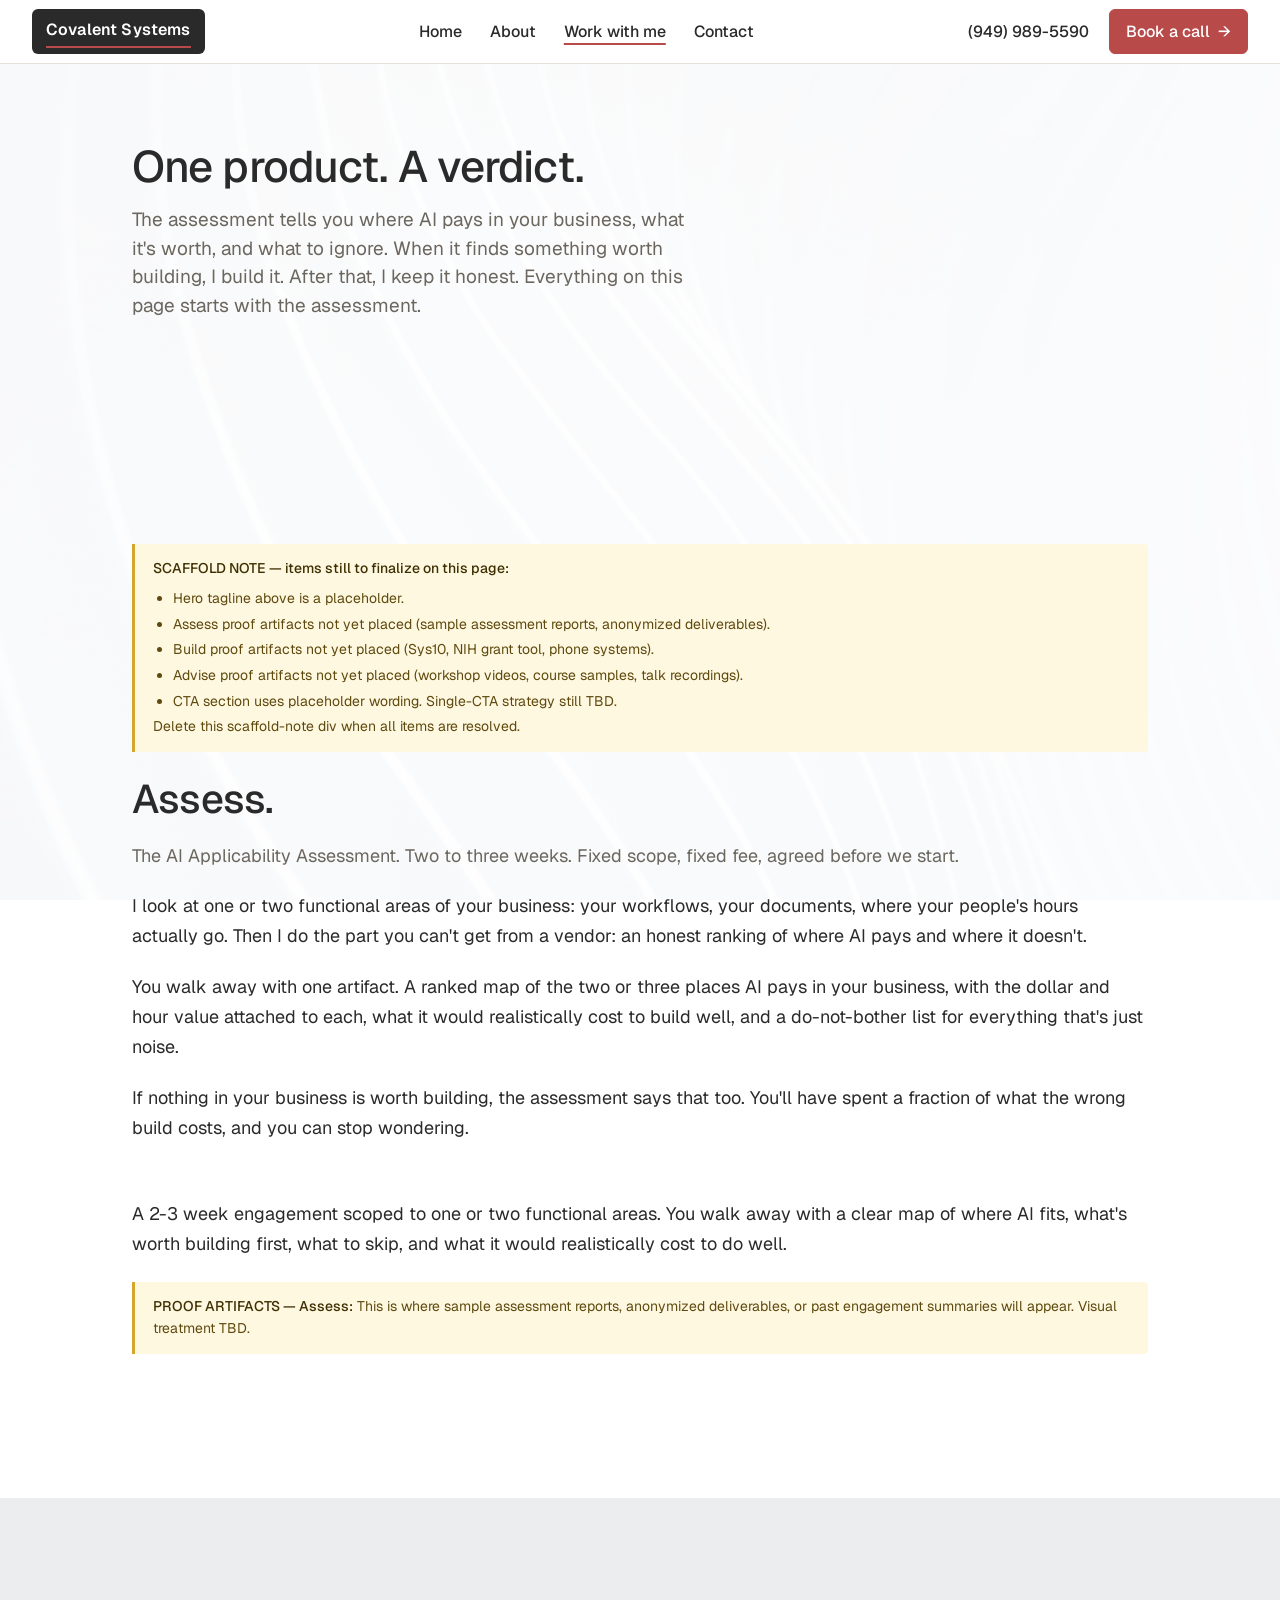
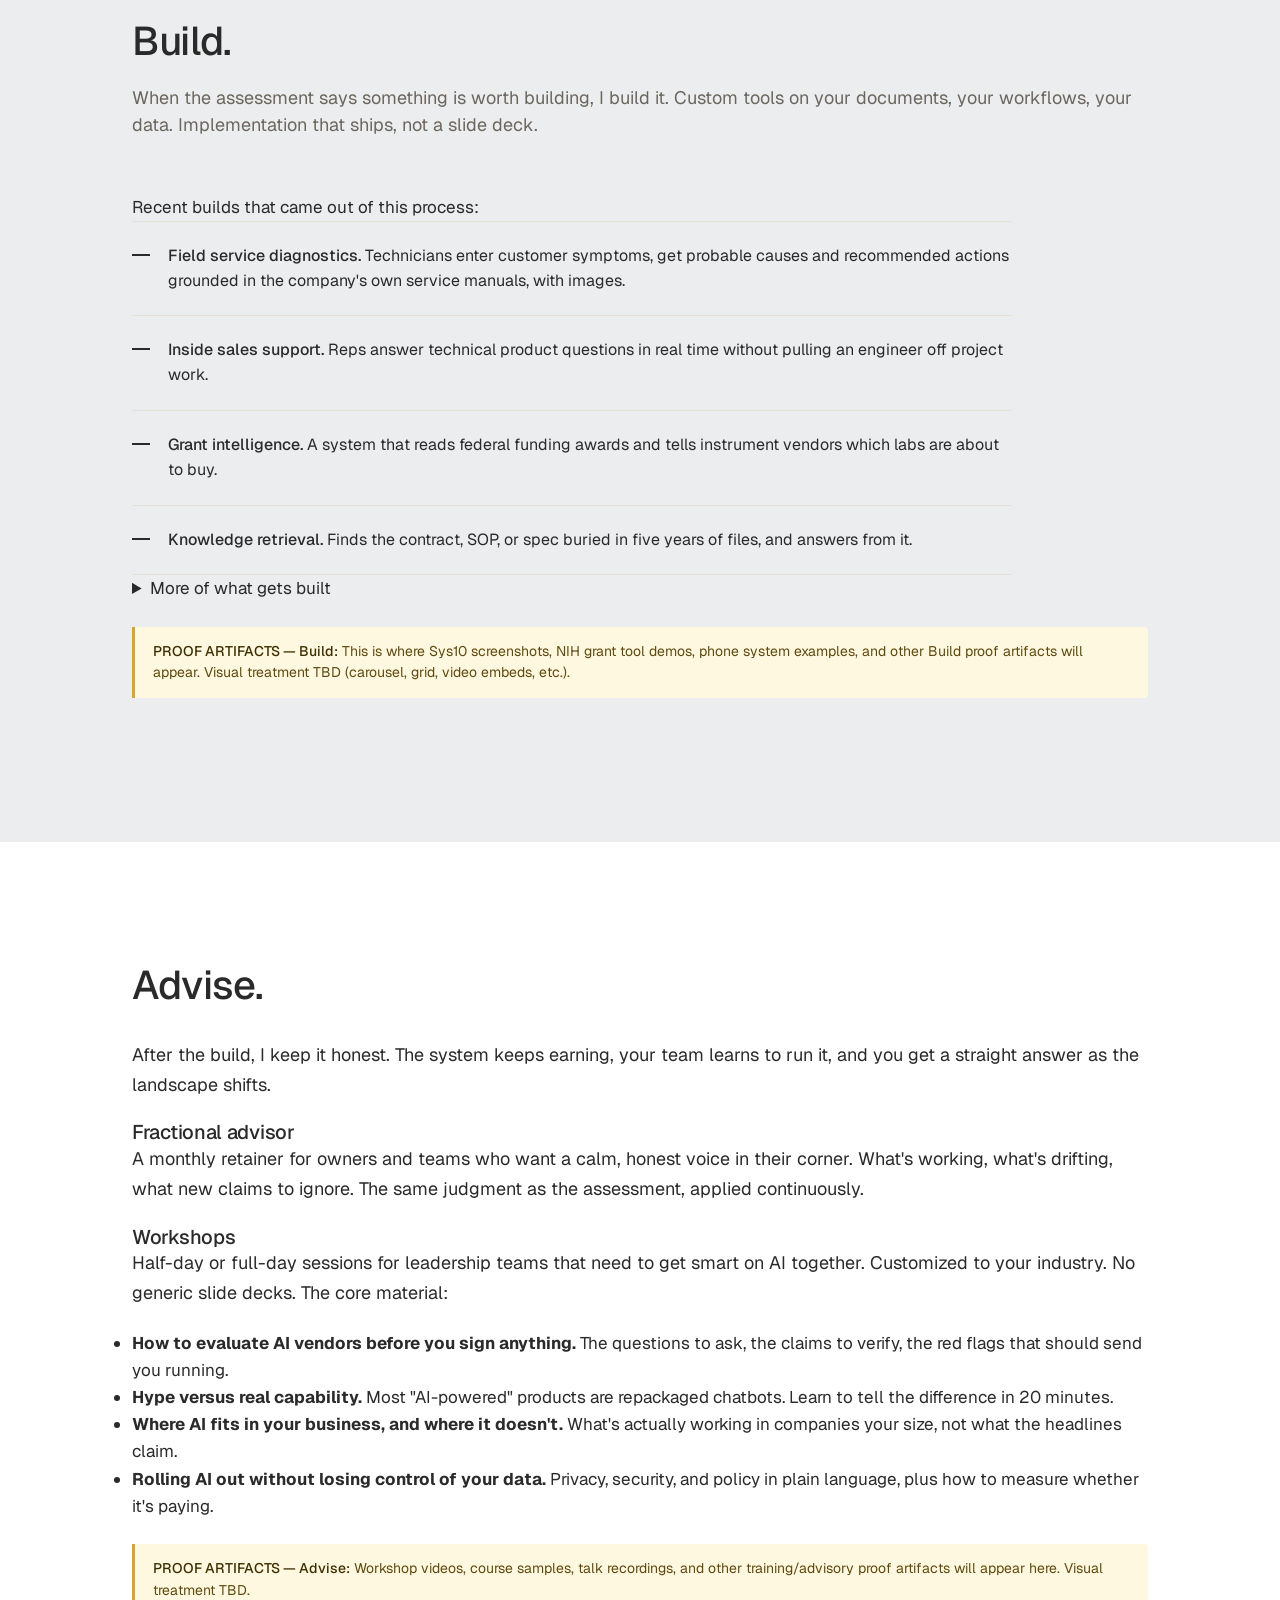
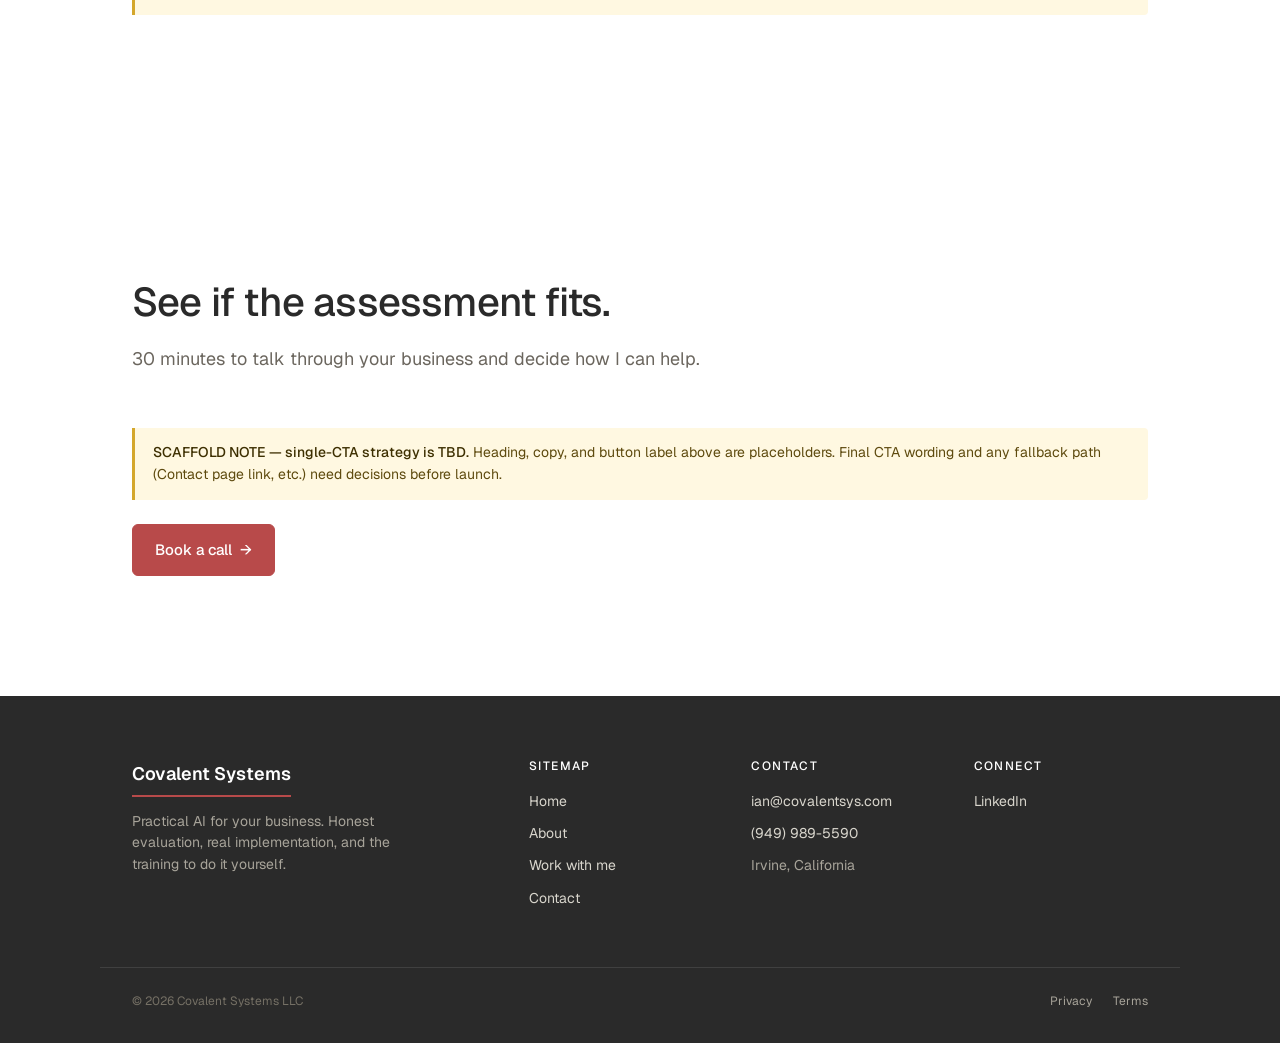
<file: work.html>
<!DOCTYPE html>
<html lang="en">
<head>
<meta charset="UTF-8">
<meta name="viewport" content="width=device-width, initial-scale=1.0">
<title>Work with me | Covalent Systems</title>
<meta name="description" content="Three ways to work with Covalent Systems: systems-level implementations for technical organizations, entry-point AI tools for small businesses, and teaching for individuals and teams.">

<link rel="preconnect" href="https://fonts.googleapis.com">
<link rel="preconnect" href="https://fonts.gstatic.com" crossorigin>
<link rel="stylesheet" href="styles.css">
<link href="https://fonts.googleapis.com/css2?family=Geist:wght@400;500;600&display=swap" rel="stylesheet">
<link href="https://assets.calendly.com/assets/external/widget.css" rel="stylesheet">

<!-- Cloudflare Web Analytics --><script defer src='https://static.cloudflareinsights.com/beacon.min.js' data-cf-beacon='{"token": "ac67c8d0c0764ef69f0a860fcfaade2c"}'></script><!-- End Cloudflare Web Analytics -->

<script type="application/ld+json">
{
  "@context": "https://schema.org",
  "@type": "ProfessionalService",
  "name": "Covalent Systems",
  "legalName": "Covalent Systems LLC",
  "description": "Practical AI implementation for small and mid-sized businesses. Honest evaluation, real implementation, and training.",
  "url": "https://covalentsys.com",
  "telephone": "+1-949-989-5590",
  "email": "ian@covalentsys.com",
  "founder": {
    "@type": "Person",
    "name": "Ian Read"
  },
  "address": {
    "@type": "PostalAddress",
    "addressLocality": "Irvine",
    "addressRegion": "CA",
    "addressCountry": "US"
  },
  "geo": {
    "@type": "GeoCoordinates",
    "latitude": "33.6846",
    "longitude": "-117.8265"
  },
  "areaServed": [
    "Irvine",
    "Orange County",
    "Los Angeles County",
    "San Diego County",
    "Carlsbad",
    "Southern California",
    "San Francisco",
    "San Francisco Bay Area",
    "United States"
  ]
}
</script>

</head>
<body class="inner-page">

<!-- ===== TOP NAV ===== -->
<nav class="topnav">
  <div class="inner">
    <a href="index.html" class="wordmark">Covalent Systems</a>
    <div class="nav-links">
      <a href="index.html">Home</a>
      <a href="about.html">About</a>
      <a href="work.html" class="active">Work with me</a>
      <a href="contact.html">Contact</a>
    </div>
    <div class="nav-right">
      <a href="tel:+19499895590" class="nav-phone">(949) 989-5590</a>
      <a href="" onclick="Calendly.initPopupWidget({url: 'https://calendly.com/covalentsys/workflow-assessment?primary_color=b84a4a'});return false;" class="btn small">Book a call <span class="arrow">&rarr;</span></a>
    </div>
  </div>
</nav>

<!-- ===== PAGE HEADER ===== -->
<section class="page-header">
  <div class="container">
    <h1>One product. A verdict.</h1>
    <p class="tagline">The assessment tells you where AI pays in your business, what it's worth, and what to ignore. When it finds something worth building, I build it. After that, I keep it honest. Everything on this page starts with the assessment.</p>
  </div>
</section>

<!-- ===== ASSESS ===== -->
<section class="narrative" id="assess">
  <div class="container">

    <div class="scaffold-note">
      <strong>SCAFFOLD NOTE — items still to finalize on this page:</strong>
      <ul>
        <li>Hero tagline above is a placeholder.</li>
        <li>Assess proof artifacts not yet placed (sample assessment reports, anonymized deliverables).</li>
        <li>Build proof artifacts not yet placed (Sys10, NIH grant tool, phone systems).</li>
        <li>Advise proof artifacts not yet placed (workshop videos, course samples, talk recordings).</li>
        <li>CTA section uses placeholder wording. Single-CTA strategy still TBD.</li>
      </ul>
      Delete this scaffold-note div when all items are resolved.
    </div>

    <div class="section-head">
      <h2 id="assess">Assess.</h2>
        <p class="lead">The AI Applicability Assessment. Two to three weeks. Fixed scope, fixed fee, agreed before we start.</p>
        <p>I look at one or two functional areas of your business: your workflows, your documents, where your people's hours actually go. Then I do the part you can't get from a vendor: an honest ranking of where AI pays and where it doesn't.</p>
        <p>You walk away with one artifact. A ranked map of the two or three places AI pays in your business, with the dollar and hour value attached to each, what it would realistically cost to build well, and a do-not-bother list for everything that's just noise.</p>
        <p>If nothing in your business is worth building, the assessment says that too. You'll have spent a fraction of what the wrong build costs, and you can stop wondering.</p>
    </div>

    <p>A 2-3 week engagement scoped to one or two functional areas. You walk away with a clear map of where AI fits, what's worth building first, what to skip, and what it would realistically cost to do well.</p>

    <div class="scaffold-note">
      <strong>PROOF ARTIFACTS — Assess:</strong> This is where sample assessment reports, anonymized deliverables, or past engagement summaries will appear. Visual treatment TBD.
    </div>

  </div>
</section>

<!-- ===== BUILD ===== -->
<section class="build" id="build">
  <div class="container">
    <div class="section-head">
      <h2>Build.</h2>
      <p class="lead">When the assessment says something is worth building, I build it. Custom tools on your documents, your workflows, your data. Implementation that ships, not a slide deck.</p>
    </div>

    <p>Recent builds that came out of this process:</p>

    <ul class="value-list">
      <li><strong>Field service diagnostics.</strong> Technicians enter customer symptoms, get probable causes and recommended actions grounded in the company's own service manuals, with images.</li>
      <li><strong>Inside sales support.</strong> Reps answer technical product questions in real time without pulling an engineer off project work.</li>
      <li><strong>Grant intelligence.</strong> A system that reads federal funding awards and tells instrument vendors which labs are about to buy.</li>
      <li><strong>Knowledge retrieval.</strong> Finds the contract, SOP, or spec buried in five years of files, and answers from it.</li>
    </ul>

    <details>
      <summary>More of what gets built</summary>
      <ul class="value-list">
        <li>Customer support and ticket deflection: common questions answered instantly, the rest escalated with full context attached.</li>
        <li>Customer-facing chat that helps prospects find the right product and routes warm leads to your team.</li>
        <li>Company handbooks and HR: benefits, policies, and procedures answered without interrupting HR every time.</li>
        <li>Training and onboarding grounded in your actual documentation, not generic AI guesses.</li>
        <li>Compliance and SOP retrieval across your QMS and regulatory filings.</li>
        <li>Standardized team AI workflows: shared tools, prompts, and guardrails with audit trails. Critical in regulated industries.</li>
      </ul>
    </details>

    <div class="scaffold-note">
      <strong>PROOF ARTIFACTS — Build:</strong> This is where Sys10 screenshots, NIH grant tool demos, phone system examples, and other Build proof artifacts will appear. Visual treatment TBD (carousel, grid, video embeds, etc.).
    </div>
  </div>
</section>

<!-- ===== ADVISE ===== -->
<section class="narrative" id="advise">
  <div class="container">
    <h2 id="advise">Advise.</h2>
    <p class="lead">After the build, I keep it honest. The system keeps earning, your team learns to run it, and you get a straight answer as the landscape shifts.</p>

    <h3>Fractional advisor</h3>
    <p>A monthly retainer for owners and teams who want a calm, honest voice in their corner. What's working, what's drifting, what new claims to ignore. The same judgment as the assessment, applied continuously.</p>

    <h3>Workshops</h3>
    <p>Half-day or full-day sessions for leadership teams that need to get smart on AI together. Customized to your industry. No generic slide decks. The core material:</p>

    <ul>
      <li><strong>How to evaluate AI vendors before you sign anything.</strong> The questions to ask, the claims to verify, the red flags that should send you running.</li>
      <li><strong>Hype versus real capability.</strong> Most "AI-powered" products are repackaged chatbots. Learn to tell the difference in 20 minutes.</li>
      <li><strong>Where AI fits in your business, and where it doesn't.</strong> What's actually working in companies your size, not what the headlines claim.</li>
      <li><strong>Rolling AI out without losing control of your data.</strong> Privacy, security, and policy in plain language, plus how to measure whether it's paying.</li>
    </ul>
    
    <div class="scaffold-note">
      <strong>PROOF ARTIFACTS — Advise:</strong> Workshop videos, course samples, talk recordings, and other training/advisory proof artifacts will appear here. Visual treatment TBD.
    </div>
  </div>
</section>

<!-- ===== CTA ===== -->
<section class="contact">
  <div class="container">
    <div class="section-head">
      <h2>See if the assessment fits.</h2>
      <p class="lead">30 minutes to talk through your business and decide how I can help.</p>
    </div>

    <div class="scaffold-note">
      <strong>SCAFFOLD NOTE — single-CTA strategy is TBD.</strong> Heading, copy, and button label above are placeholders. Final CTA wording and any fallback path (Contact page link, etc.) need decisions before launch.
    </div>

    <a href="" onclick="Calendly.initPopupWidget({url: 'https://calendly.com/covalentsys/workflow-assessment?primary_color=b84a4a'});return false;" class="btn">Book a call <span class="arrow">&rarr;</span></a>
  </div>
</section>

<!-- ===== FOOTER ===== -->
<footer>
  <div class="footer-grid">
    <div class="footer-brand">
      <div class="wordmark-foot">Covalent Systems</div>
      <p>Practical AI for your business. Honest evaluation, real implementation, and the training to do it yourself.</p>
    </div>
    <div class="footer-col">
      <h4>Sitemap</h4>
      <ul>
        <li><a href="index.html">Home</a></li>
        <li><a href="about.html">About</a></li>
        <li><a href="work.html">Work with me</a></li>
        <li><a href="contact.html">Contact</a></li>
      </ul>
    </div>
    <div class="footer-col">
      <h4>Contact</h4>
      <ul>
        <li><a href="mailto:ian@covalentsys.com">ian@covalentsys.com</a></li>
        <li><a href="tel:+19499895590">(949) 989-5590</a></li>
        <li style="color: #a8a49a;">Irvine, California</li>
      </ul>
    </div>
    <div class="footer-col">
      <h4>Connect</h4>
      <ul>
        <li><a href="https://www.linkedin.com/in/iancovalentsys/" target="_blank" rel="noopener noreferrer">LinkedIn</a></li>
      </ul>
    </div>
  </div>
  <div class="footer-bottom">
    <div>&copy; 2026 Covalent Systems LLC</div>
    <div class="legal">
      <a href="privacy-policy.html">Privacy</a>
      <a href="terms.html">Terms</a>
    </div>
  </div>
</footer>

<script src="https://assets.calendly.com/assets/external/widget.js" type="text/javascript" async></script>

</body>
</html>
</file>
<file: styles.css>
:root {
    --charcoal: #2a2a2a;
    --brick: #b84a4a;
    --brick-hover: #993e3e;
    --paper: #f5f4f1;
    --white: #ffffff;
    --text-secondary: #6b665e;
    --text-muted: #a8a49a;
    --border: #e6e1d6;
    --border-dark: #404040;
    --nav-height: 64px;
  }

  * { box-sizing: border-box; margin: 0; padding: 0; }
  html { scroll-behavior: smooth; }
  body {
    font-family: 'Geist', system-ui, -apple-system, sans-serif;
    color: var(--charcoal);
    background: var(--white);
    font-size: 17px;
    line-height: 1.6;
    -webkit-font-smoothing: antialiased;
  }

  h1, h2, h3, h4 {
    font-family: 'Geist', system-ui, sans-serif;
    font-weight: 500;
    line-height: 1.15;
    letter-spacing: -0.015em;
    color: var(--charcoal);
  }

  a { color: var(--brick); text-decoration: none; transition: color 0.15s ease; }
  a:hover { color: var(--brick-hover); }

  .container { max-width: 1080px; margin: 0 auto; padding: 0 32px; }
  .container.narrow { max-width: 720px; }
  .container.wide { max-width: 1200px; }

  /* ============ TOP  ============ */
  nav.topnav {
    position: sticky; top: 0; z-index: 100;
    background: rgba(255,255,255,0.92);
    backdrop-filter: blur(8px);
    border-bottom: 1px solid var(--border);
    height: var(--nav-height);
    display: flex; align-items: center;
  }
  nav.topnav .inner {
    width: 100%; max-width: 1280px; margin: 0 auto; padding: 0 32px;
    display: flex; align-items: center; justify-content: space-between; gap: 24px;
  }
  .wordmark {
    display: inline-block; background: var(--charcoal); color: var(--white);
    padding: 8px 14px 12px; border-radius: 6px;
    font-weight: 600; font-size: 16px; letter-spacing: 0.01em;
    position: relative; text-decoration: none;
  }
  .wordmark::after {
    content: ""; position: absolute;
    left: 14px; right: 14px; bottom: 6px; height: 2px;
    background: var(--brick);
  }
  .nav-links { display: flex; align-items: center; gap: 28px; font-size: 16px; }
  .nav-links a { color: var(--charcoal); font-weight: 500; }
  .nav-links a:hover { color: var(--brick); }
  .nav-right { display: flex; align-items: center; gap: 20px; }
  .nav-phone { color: var(--charcoal); font-weight: 500; font-size: 16px; font-variant-numeric: tabular-nums; }
  .nav-phone:hover { color: var(--brick); }

  /* ============ BUTTONS ============ */
  .btn {
    display: inline-flex; align-items: center; gap: 8px;
    background: var(--brick); color: var(--white);
    padding: 13px 22px; border-radius: 6px;
    font-family: inherit; font-weight: 500; font-size: 15px;
    cursor: pointer; border: 1px solid var(--brick);
    transition: all 0.15s ease; text-decoration: none;
  }
  .btn:hover { background: var(--charcoal); border-color: var(--charcoal); color: var(--white); }
  .btn .arrow { transition: transform 0.2s ease; display: inline-block; }
  .btn:hover .arrow { transform: translateX(3px); }
  .btn.small { padding: 9px 16px; font-size: 16px; }

  /* ============ HERO WITH IAN'S IMAGE ============ */
  section.hero {
    min-height: calc(87vh - var(--nav-height));
    display: flex; align-items: center;
    padding: 40px 0;
    position: relative;
    isolation: isolate;
    overflow: hidden;
    background: var(--paper); /* fallback if image fails */
  }
  /* The flowing curves image as background */
  .hero::before {
    content: "";
    position: absolute;
    inset: 0;
    background-image: url('images/hero-bg.jpg');
    background-size: cover;
    background-position: center;
    z-index: -2;
  }
  /* Cream wash on top — tuned so image is visibly present but text stays readable */
  .hero::after {
    content: "";
    position: absolute;
    inset: 0;
    background: linear-gradient(
      105deg,
      rgba(245,244,241,0.75) 0%,
      rgba(245,244,241,0.60) 50%,
      rgba(245,244,241,0.45) 100%
    );
    z-index: -1;
  }
  .hero-grid {
    width: 100%; max-width: 1080px; margin: 0 auto; padding: 0 32px;
    position: relative;
    z-index: 1;
  }
  .hero h1 { font-size: 56px; line-height: 1.05; margin-bottom: 24px; letter-spacing: -0.02em; }
  .hero .sub {
    font-size: 19px; color: var(--text-secondary); line-height: 1.5;
    margin-bottom: 36px; max-width: 480px;
  }
  .video-frame {
    position: relative; width: 100%; aspect-ratio: 16/10;
    background: var(--white); border-radius: 8px;
    overflow: hidden; border: 1px solid var(--border);
    box-shadow: 0 8px 32px rgba(42,42,42,0.10);
  }
  .video-placeholder {
    position: absolute; inset: 0;
    display: flex; flex-direction: column; align-items: center; justify-content: center; gap: 18px;
    background: linear-gradient(135deg, #f5f4f1 0%, #ebe9e2 100%);
  }
  .play-button {
    width: 64px; height: 64px; border-radius: 50%;
    background: var(--charcoal);
    display: flex; align-items: center; justify-content: center;
    padding-left: 4px;
    box-shadow: 0 2px 16px rgba(42,42,42,0.18);
  }
  .placeholder-label {
    font-size: 12px; color: var(--text-secondary);
    letter-spacing: 0.14em; text-transform: uppercase; font-weight: 500;
  }
  .video-caption { margin-top: 14px; font-size: 14px; color: var(--text-secondary); line-height: 1.5; }
  .video-caption strong { color: var(--charcoal); font-weight: 500; }

  /* ============ STATS STRIP ============ */
  .stats-strip { border-top: 1px solid var(--border); border-bottom: 1px solid var(--border); background: var(--white); }
  .stats-inner {
    max-width: 1080px; margin: 0 auto; padding: 36px 32px;
    display: grid; grid-template-columns: repeat(3, 1fr); gap: 48px;
  }
  .stat-item { text-align: left; }
  .stat-lead {
    font-size: 19px; font-weight: 500; color: var(--charcoal);
    margin-bottom: 6px; letter-spacing: -0.005em; line-height: 1.3;
  }
  .stat-label { font-size: 15px; color: var(--text-secondary); line-height: 1.45; }

  /* ============ NARRATIVE ============ */
  section.narrative { padding: 120px 0; background: #ecedef; }
  .narrative .container { max-width: 1080px; }
  .narrative h2 { font-size: 40px; margin-bottom: 32px; letter-spacing: -0.02em; }
  .narrative p { font-size: 18px; line-height: 1.65; margin-bottom: 22px; color: var(--charcoal); }
  .pull-quote {
    font-size: 28px; font-style: italic; line-height: 1.3; color: var(--charcoal);
    padding-left: 24px; border-left: 3px solid var(--charcoal);
    margin: 36px 0; max-width: 580px; font-weight: 400;
  }

  /* ============ FLOW SECTION ============ */
  section.flow-section { padding: 120px 0; background: var(--white); }
  .flow-section .section-head { margin-bottom: 64px; max-width: 1080px; }
  .flow-section h2 { font-size: 40px; margin-bottom: 20px; letter-spacing: -0.02em; }
  .flow-section .lead { font-size: 18px; color: var(--text-secondary); line-height: 1.5; }
  .flow-grid {
    display: grid;
    grid-template-columns: 1fr auto 1fr auto 1fr auto 1fr;
    gap: 0; align-items: stretch; margin-bottom: 32px;
  }
  .flow-col {
    background: var(--paper); border: 1px solid var(--border);
    border-radius: 8px; padding: 24px 22px;
    display: flex; flex-direction: column; gap: 14px;
  }
  .flow-col.human { background: var(--charcoal); border-color: var(--charcoal); }
  .flow-col.human .col-num { color: var(--brick); }
  .flow-col.human .col-label { color: var(--white); }
  .flow-col.human .col-item { color: #d8d5cc; }
  .flow-col.human .col-header { border-bottom-color: #444; }
  .col-header {
    margin-bottom: 8px; padding-bottom: 12px;
    border-bottom: 1px solid var(--border);
    display: flex; flex-direction: column; gap: 4px;
  }
  .col-num {
    font-size: 11px; font-weight: 500; color: var(--brick);
    letter-spacing: 0.18em; font-variant-numeric: tabular-nums;
  }
  .col-label {
    font-size: 16px; font-weight: 500; color: var(--charcoal);
    letter-spacing: -0.005em; line-height: 1.3;
  }
  .col-item {
    font-size: 14px; line-height: 1.45; color: var(--charcoal);
    padding-left: 14px; position: relative;
  }
  .col-item::before {
    content: ""; position: absolute; left: 0; top: 9px;
    width: 6px; height: 1px; background: var(--text-muted);
  }
  .flow-arrow {
    display: flex; align-items: center; justify-content: center;
    width: 36px; color: var(--text-muted);
  }
  .flow-footer {
    text-align: center; font-size: 14px; color: var(--text-secondary);
    max-width: 720px; margin: 32px auto 0; padding-top: 24px;
    border-top: 1px solid var(--border); line-height: 1.5;
  }
  .flow-footer strong { color: var(--charcoal); font-weight: 500; }

  /* ============ WHAT I BUILD ============ */
  section.build { padding: 120px 0; background: #ecedef; }
  .section-head { margin-bottom: 56px; max-width: 1080px; }
  .section-head h2 { font-size: 40px; margin-bottom: 20px; letter-spacing: -0.02em; }
  .section-head .lead { font-size: 18px; color: var(--text-secondary); line-height: 1.5; }
  .value-list { list-style: none; max-width: 880px; }
  .value-list li {
    padding: 22px 0 22px 36px; border-top: 1px solid var(--border);
    position: relative; font-size: 16px; line-height: 1.55;
  }
  .value-list li:last-child { border-bottom: 1px solid var(--border); }
  .value-list li::before {
    content: ""; position: absolute; left: 0; top: 32px;
    width: 18px; height: 2px; background: var(--charcoal);
  }
  .value-list li strong { font-weight: 500; color: var(--charcoal); }

  /* ============ OFFERS ============ */
  section.offers { padding: 120px 0; background: var(--white); }
  .offer-grid {
    display: grid; grid-template-columns: repeat(2, 1fr); gap: 20px; margin-top: 8px;
  }
  .offer-card {
    background: var(--paper); border: 1px solid var(--border);
    border-top: 3px solid var(--charcoal);
    border-radius: 6px; padding: 32px 28px;
    transition: transform 0.2s ease, border-top-color 0.2s ease;
  }
  .offer-card:hover { transform: translateY(-2px); border-top-color: var(--brick); }
  .offer-card h3 { font-size: 22px; font-weight: 500; margin-bottom: 12px; letter-spacing: -0.01em; }
  .offer-card p { font-size: 15px; color: var(--text-secondary); line-height: 1.55; }

  /* ============ CONTACT ============ */
  section.contact { padding: 120px 0; background: #ecedef; }
  .contact-grid {
    display: grid; grid-template-columns: 1fr 1.3fr; gap: 64px;
    align-items: start; max-width: 1000px;
  }
  .contact-block h3 { font-size: 22px; font-weight: 500; margin-bottom: 12px; }
  .contact-block p { color: var(--text-secondary); margin-bottom: 20px; font-size: 15px; line-height: 1.55; }
  form .field { margin-bottom: 18px; }
  form label {
    display: block; font-size: 11px; font-weight: 500;
    letter-spacing: 0.12em; text-transform: uppercase;
    color: var(--charcoal); margin-bottom: 8px;
  }
  form input, form textarea {
    width: 100%; height: 44px; padding: 0 14px;
    border: 1px solid var(--border); border-radius: 4px;
    font-family: inherit; font-size: 15px;
    background: var(--white); color: var(--charcoal);
    transition: border-color 0.15s ease;
  }
  form textarea { height: auto; padding: 12px 14px; min-height: 120px; resize: vertical; }
  form input:focus, form textarea:focus { outline: none; border-color: var(--brick); }

  /* ============ FOOTER ============ */
  footer { background: var(--charcoal); color: var(--white); padding: 64px 0 32px; }
  .footer-grid {
    max-width: 1080px; margin: 0 auto; padding: 0 32px 48px;
    display: grid; grid-template-columns: 2fr 1fr 1fr 1fr; gap: 48px;
    border-bottom: 1px solid var(--border-dark);
  }
  .footer-brand .wordmark-foot {
    color: var(--white); font-weight: 600; font-size: 18px;
    padding-bottom: 6px; border-bottom: 2px solid var(--brick);
    display: inline-block; margin-bottom: 14px;
  }
  .footer-brand p { color: #a8a49a; font-size: 14px; line-height: 1.55; max-width: 260px; }
  .footer-col h4 {
    color: var(--white); font-size: 12px; font-weight: 500;
    letter-spacing: 0.12em; text-transform: uppercase; margin-bottom: 16px;
  }
  .footer-col ul { list-style: none; }
  .footer-col li { margin-bottom: 10px; font-size: 14px; }
  .footer-col a { color: #d8d5cc; text-decoration: none; }
  .footer-col a:hover { color: var(--white); }
  .footer-bottom {
    max-width: 1080px; margin: 0 auto; padding: 24px 32px 0;
    display: flex; justify-content: space-between; align-items: center;
    font-size: 12px; color: #757065;
  }
  .footer-bottom .legal a { color: #a8a49a; margin-left: 18px; }
  .footer-bottom .legal a:hover { color: var(--white); }

/* Add background image to all white sections */
.stats-strip,
section.flow-section,
section.offers {
  position: relative;
  isolation: isolate;
  overflow: hidden;
}

.stats-strip::before,
section.flow-section::before,
section.offers::before {
  content: "";
  position: absolute;
  inset: 0;
  background-image: url('images/hero-bg.jpg');
  background-size: cover;
  background-position: center;
  background-attachment: fixed;
  z-index: -2;
}

.stats-strip::after,
section.flow-section::after,
section.offers::after {
  content: "";
  position: absolute;
  inset: 0;
  background: rgba(255, 255, 255, 0.85);
  z-index: -1;
}

.stats-strip .stats-inner,
section.flow-section .container,
section.offers .container {
  position: relative;
  z-index: 1;
}

@media (max-width: 880px) {
  .stats-strip::before,
  section.flow-section::before,
  section.offers::before {
    background-attachment: scroll;
  }
}


  /* ============ RESPONSIVE ============ */
  @media (max-width: 1024px) {
    .flow-grid { grid-template-columns: 1fr; gap: 16px; }
    .flow-arrow { width: 100%; height: 28px; transform: rotate(90deg); }
  }
  @media (max-width: 880px) {
    nav.topnav .inner { padding: 0 20px; gap: 12px; }
    .nav-links { display: none; }
    .container, .hero-grid, .stats-inner { padding-left: 20px; padding-right: 20px; }
    section.hero { min-height: 0; padding: 60px 0; }
    .hero-grid { grid-template-columns: 1fr; gap: 40px; }
    .hero h1 { font-size: 36px; }
    section.narrative, section.flow-section, section.build, section.offers, section.contact { padding: 70px 0; }
    .narrative h2, .section-head h2, .flow-section h2 { font-size: 28px; }
    .pull-quote { font-size: 22px; padding-left: 18px; }
    .stats-inner { grid-template-columns: 1fr; gap: 20px; padding: 28px 20px; }
    .offer-grid { grid-template-columns: 1fr; }
    .contact-grid { grid-template-columns: 1fr; gap: 40px; }
    .footer-grid { grid-template-columns: 1fr 1fr; gap: 32px; }
    .footer-bottom { flex-direction: column; gap: 12px; text-align: center; }
    .footer-bottom .legal a { margin: 0 9px; }
  }

  /* Honeypot — off-screen so bots see and fill it, humans don't */
.hp-field {
  position: absolute;
  left: -9999px;
  width: 1px;
  height: 1px;
  overflow: hidden;
}

/* Inline status message — basic, refine later */
.form-message {
  margin-top: 1rem;
  padding: 0.75rem 1rem;
  border-radius: 4px;
  display: none;
}
.form-message.success {
  display: block;
  background: #f0f7f0;
  color: #2a2a2a;
  border: 1px solid #c8e0c8;
}
.form-message.error {
  display: block;
  background: #fdf0f0;
  color: #2a2a2a;
  border: 1px solid #b84a4a;
}   

/* ============================================================
   ADDITIONS for inner pages (about.html, work.html, contact.html)
   Append to the end of your existing styles.css.
   ============================================================ */

/* ============ INNER PAGE HEADER ============ */
section.page-header {
  position: relative;
  isolation: isolate;
  overflow: hidden;
  padding: 80px 0;
  background: var(--paper);
}
.page-header::before {
  content: "";
  position: absolute;
  inset: 0;
  background-image: url('images/hero-bg.jpg');
  background-size: cover;
  background-position: center;
  z-index: -2;
}
.page-header::after {
  content: "";
  position: absolute;
  inset: 0;
  background: linear-gradient(
    105deg,
    rgba(245,244,241,0.75) 0%,
    rgba(245,244,241,0.60) 50%,
    rgba(245,244,241,0.45) 100%
  );
  z-index: -1;
}
.page-header .container {
  position: relative;
  z-index: 1;
  max-width: 1080px;
}
.page-header h1 {
  font-size: 44px;
  line-height: 1.05;
  letter-spacing: -0.02em;
  margin-bottom: 16px;
}
.page-header .tagline {
  font-size: 19px;
  color: var(--text-secondary);
  line-height: 1.5;
  max-width: 580px;
}

@media (max-width: 880px) {
  section.page-header { padding: 60px 0; }
  .page-header h1 { font-size: 32px; }
  .page-header .tagline { font-size: 17px; }
}

/* ============ ACTIVE NAV STATE ============ */
.nav-links a.active {
  text-decoration: underline;
  text-decoration-color: var(--brick);
  text-decoration-thickness: 2px;
  text-underline-offset: 6px;
}

/* ============ SCAFFOLD NOTE (remove before launch) ============ */
.scaffold-note {
  background: #fff8e1;
  border-left: 3px solid #d4a72c;
  padding: 14px 18px;
  margin: 24px 0;
  font-size: 14px;
  line-height: 1.55;
  color: #5e4a0e;
  border-radius: 0 4px 4px 0;
}
.scaffold-note strong {
  color: #3d2f00;
  font-weight: 500;
}
.scaffold-note ul {
  margin: 8px 0 0 0;
  padding-left: 20px;
}
.scaffold-note ul li {
  margin-bottom: 4px;
}

/* ============ INNER-PAGE BACKGROUND CONTINUATION ============ */
body.inner-page section.narrative,
body.inner-page section.contact {
  position: relative;
  isolation: isolate;
  overflow: hidden;
  background: transparent;
}

body.inner-page section.narrative + section.narrative {
  padding-top: 0;
}

body.inner-page section.narrative::before,
body.inner-page section.contact::before {
  content: "";
  position: absolute;
  inset: 0;
  background-image: url('images/hero-bg.jpg');
  background-size: cover;
  background-position: center;
  background-attachment: fixed;
  z-index: -2;
}

body.inner-page section.narrative::after,
body.inner-page section.contact::after {
  content: "";
  position: absolute;
  inset: 0;
  background: rgba(255, 255, 255, 0.85);
  z-index: -1;
}

body.inner-page section.narrative .container,
body.inner-page section.contact .container {
  position: relative;
  z-index: 1;
}

@media (max-width: 880px) {
  body.inner-page section.narrative::before,
  body.inner-page section.contact::before {
    background-attachment: scroll;
  }
}

/* ============ INNER-PAGE PAGE-HEADER ADJUSTMENT ============ */
body.inner-page .page-header::before {
  background-attachment: fixed;
}
body.inner-page .page-header::after {
  background: rgba(255, 255, 255, 0.85);
}
@media (max-width: 880px) {
  body.inner-page .page-header::before {
    background-attachment: scroll;
  }
}
/* ============ BIO PHOTO (About page, magazine-style float) ============ */
.bio-photo {
  float: left;
  margin: 4px 32px 16px 0;
  text-align: center;
  width: 200px;
}
.bio-photo img {
  width: 200px;
  height: 200px;
  border-radius: 50%;
  object-fit: cover;
  border: 3px solid var(--brick);
  display: block;
  margin: 0 auto;
}
.bio-photo figcaption {
  margin-top: 12px;
  font-size: 14px;
  line-height: 1.4;
}
.bio-photo figcaption strong {
  display: block;
  font-weight: 500;
  color: var(--charcoal);
}
.bio-photo figcaption span {
  display: block;
  font-size: 13px;
  color: var(--text-secondary);
  margin-top: 2px;
}

/* Clear the float so the CTA section below isn't pulled up */
section.narrative .container::after {
  content: "";
  display: block;
  clear: both;
}

/* Mobile: stack the photo above the bio rather than floating */
@media (max-width: 880px) {
  .bio-photo {
    float: none;
    margin: 0 auto 24px;
  }
}

/* ============ BRIDGE (home page → inner pages) ============ */
section.bridge { padding: 120px 0; background: #ecedef; }
.bridge-grid {
  display: grid;
  grid-template-columns: repeat(3, 1fr);
  gap: 20px;
  margin-top: 8px;
}
.bridge-card {
  background: var(--paper);
  border: 1px solid var(--border);
  border-top: 3px solid var(--charcoal);
  border-radius: 6px;
  padding: 32px 28px;
  text-decoration: none;
  color: var(--charcoal);
  display: block;
  transition: transform 0.2s ease, border-top-color 0.2s ease;
}
.bridge-card:hover {
  transform: translateY(-2px);
  border-top-color: var(--brick);
}
.bridge-card h3 {
  font-size: 22px;
  font-weight: 500;
  margin-bottom: 12px;
  letter-spacing: -0.01em;
  color: var(--charcoal);
}
.bridge-card p {
  font-size: 15px;
  color: var(--text-secondary);
  line-height: 1.55;
  margin-bottom: 16px;
}
.bridge-link {
  color: var(--brick);
  font-weight: 500;
  font-size: 14px;
}

@media (max-width: 880px) {
  section.bridge { padding: 70px 0; }
  .bridge-grid { grid-template-columns: 1fr; }
}
</file>
